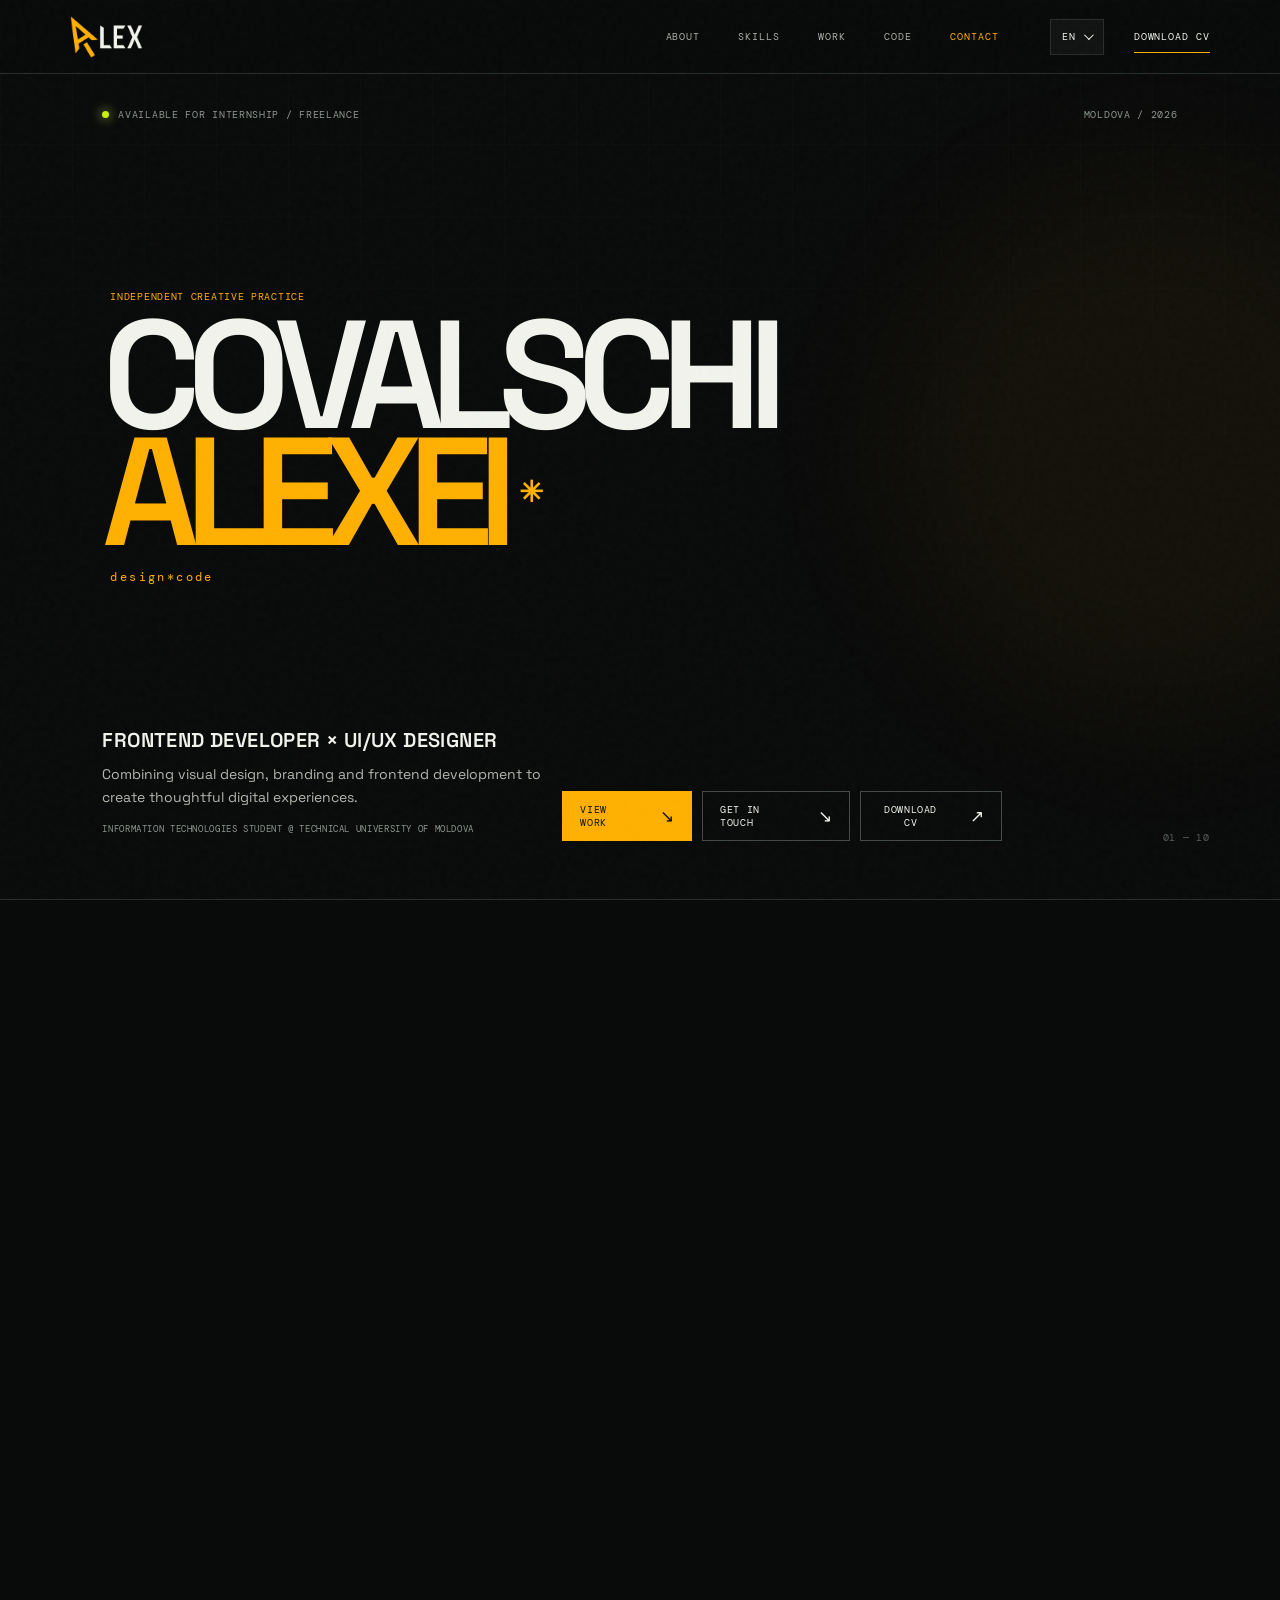
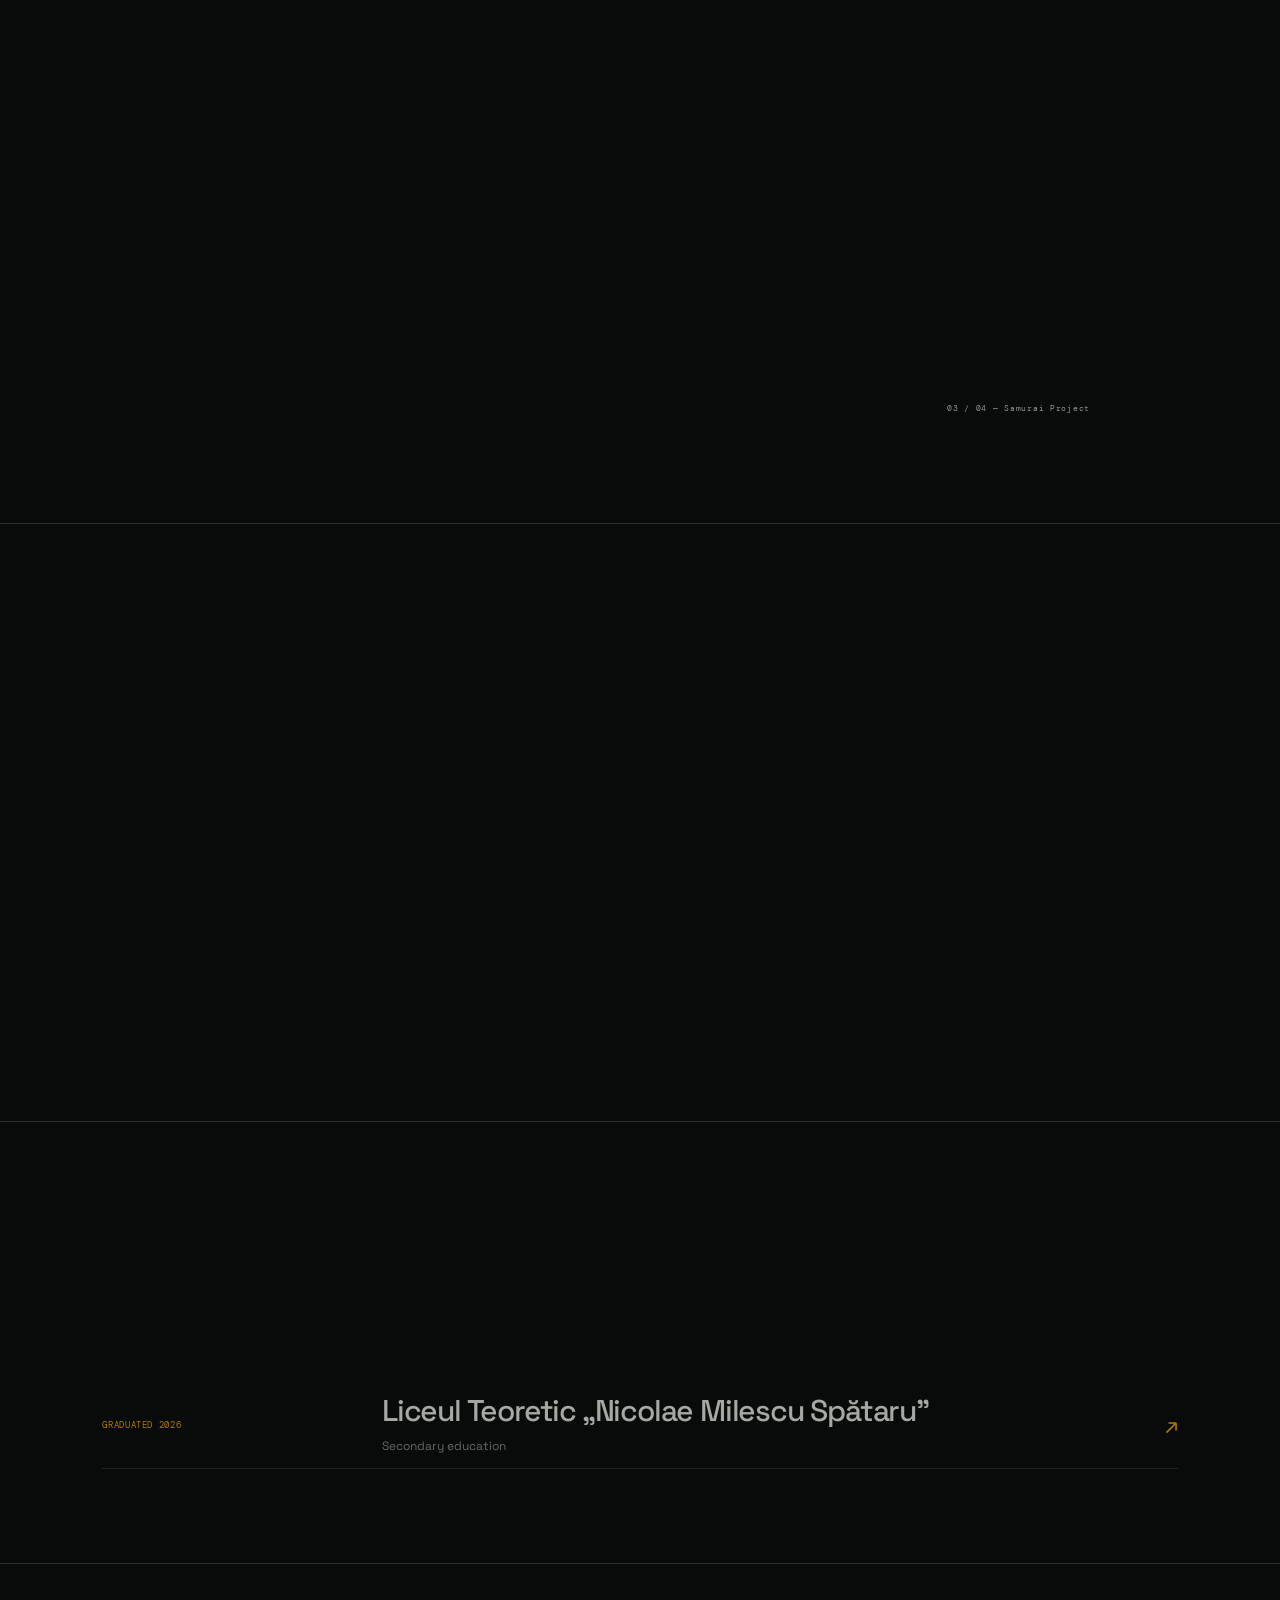
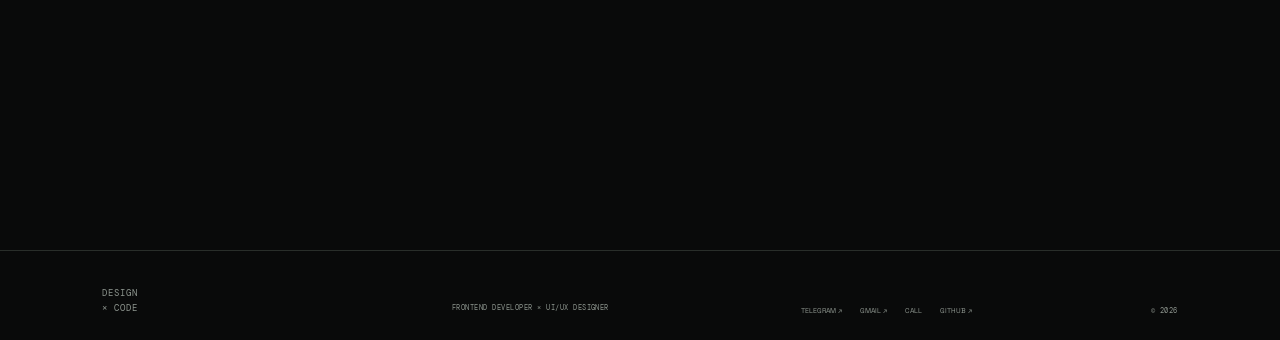
<file: outputs/index.html>
<!doctype html>
<html lang="en">
<head>
  <meta charset="utf-8" />
  <meta name="viewport" content="width=device-width, initial-scale=1" />
  <meta name="theme-color" content="#090a0a" />
  <meta name="description" content="Portfolio of Covalschi Alexei — Frontend Developer and UI/UX Designer from Moldova." />
  <meta property="og:title" content="Covalschi Alexei — Design × Code" />
  <meta property="og:description" content="Frontend Developer & UI/UX Designer from Moldova." />
  <meta property="og:type" content="website" />
  <title>Covalschi Alexei — Frontend Developer & UI/UX Designer</title>
  <link rel="icon" href="favicon.ico" sizes="any" />
  <link rel="icon" href="favicon.png" type="image/png" sizes="64x64" />
  <link rel="preconnect" href="https://fonts.googleapis.com" />
  <link rel="preconnect" href="https://fonts.gstatic.com" crossorigin />
  <link href="https://fonts.googleapis.com/css2?family=DM+Mono:wght@400;500&family=Inter:wght@500;600;700&family=Roboto+Condensed:wght@100..900&family=Space+Grotesk:wght@400;500;600;700&display=swap" rel="stylesheet" />
  <link rel="stylesheet" href="styles.css" />
  <script src="app.js" defer></script>
</head>
<body>
  <a class="skip-link" href="#main-content" data-i="a11y.skip">Skip to content</a>
  <div class="intro-animation" aria-hidden="true"><div class="intro-stage"><div class="intro-lockup"><span class="intro-pointer"><img class="intro-cursor" src="public/images/alexei-mark-orange.webp" alt=""><span class="intro-click"></span></span><span class="intro-word">LEX</span></div></div></div>
  <div class="grain" aria-hidden="true"></div>
  <header class="topbar" id="top">
    <a class="wordmark" href="#top" aria-label="Alexei, home" data-ia="a11y.home"><img src="public/images/alexei-logo-header.webp" alt="Alexei logo"></a>
    <button class="menu-toggle" aria-label="Open menu" data-ia="a11y.menu.open" aria-expanded="false"><i></i><i></i></button>
    <nav class="nav" aria-label="Main navigation" data-ia="a11y.nav">
      <a href="#about" data-i="nav.about">ABOUT</a><a href="#skills" data-i="nav.skills">SKILLS</a><a href="#work" data-i="nav.work">WORK</a><a href="#code" data-i="nav.code">CODE</a><a href="#contact" data-i="nav.contact">CONTACT</a>
    </nav>
    <div class="nav-right"><div class="locale"><button class="locale-trigger" aria-expanded="false" aria-label="Select language" data-ia="a11y.language">EN</button><div class="locale-menu" hidden><button class="lang" data-lang="en">EN</button><button class="lang" data-lang="ro">RO</button><button class="lang" data-lang="ru">RU</button></div></div><button class="cv-link cv-open" type="button" data-i="nav.cv">DOWNLOAD CV <span>↗</span></button></div>
  </header>
  <main id="main-content">
    <section class="hero" aria-labelledby="hero-title">
      <div class="hero-meta mono"><span><b class="live-dot"></b><span data-i="hero.status">AVAILABLE FOR INTERNSHIP / FREELANCE</span></span><span data-i="hero.meta">MOLDOVA / 2026</span></div>
      <div class="hero-title-wrap"><p class="eyebrow mono" data-i="hero.kicker">INDEPENDENT CREATIVE PRACTICE</p><h1 id="hero-title" data-i="brand.name">COVALSCHI<br /><span class="surname-line">ALEXEI<span class="hero-star">✳</span></span></h1><p class="hero-signature mono">design*code</p></div>
      <div class="hero-bottom"><div><p class="role" data-i="hero.role">FRONTEND DEVELOPER <em>×</em> UI/UX DESIGNER</p><p class="hero-desc" data-i="hero.desc">Combining visual design, branding and frontend development to create thoughtful digital experiences.</p><p class="student mono" data-i="hero.education">INFORMATION TECHNOLOGIES STUDENT @ TECHNICAL UNIVERSITY OF MOLDOVA</p></div><div class="hero-actions"><a class="button button-primary" href="#work"><span data-i="hero.view">VIEW WORK</span><span class="arrow">↘</span></a><a class="button button-ghost" href="#contact"><span data-i="hero.contact">GET IN TOUCH</span><span class="arrow">↘</span></a><button class="button button-ghost cv-open" type="button"><span data-i="hero.cv">DOWNLOAD CV</span><span class="arrow">↗</span></button></div></div>
      <div class="hero-index mono">01 — 10</div>
    </section>
    <section class="intro section" id="about"><div class="section-head mono"><span>01 / <span data-i="sections.about">ABOUT</span></span><span data-i="meta.profile">PROFILE — 2026</span></div><div class="intro-grid"><div class="about-portrait"><img src="public/images/alexei-portrait.webp" alt="Portrait of Alexei at his desk"></div><h2 data-i="about.title">DESIGNER.<br />DEVELOPER.</h2><div class="intro-copy"><p data-i="about.desc">UI/UX Designer and Frontend Developer from Moldova, combining visual design, branding and modern web development.</p><div class="facts"><div><span class="mono" data-i="about.location">LOCATION</span><strong data-i="about.moldova">Moldova</strong></div><div><span class="mono" data-i="about.university">UNIVERSITY</span><strong data-i="about.tum">Technical University<br />of Moldova</strong></div><div><span class="mono" data-i="about.field">FIELD</span><strong data-i="about.it">Information Technologies</strong></div><div><span class="mono" data-i="about.focus">FOCUS</span><strong>Frontend / UI/UX</strong></div></div></div></div></section>
    <section class="skills section" id="skills"><div class="section-head mono"><span>02 / <span data-i="sections.skills">SKILLS</span></span><span data-i="meta.designdev">DESIGN × DEVELOPMENT</span></div><div class="skills-title"><h2 data-i="skills.title">TOOLS OF<br />THE TRADE<span>.</span></h2><p data-i="skills.desc">A growing toolkit for turning ideas into clear, useful digital experiences.</p></div><div class="skill-grid"><article class="skill-group"><span class="group-no mono">01</span><h3 data-i="skills.design">DESIGN</h3><div class="skill-tags"><span>Adobe Photoshop</span><span>Adobe Illustrator</span><span>UI/UX</span><span>Branding</span><span>Logo Design</span><span>Graphic Design</span><span>Typography</span><span>Visual Identity</span></div></article><article class="skill-group"><span class="group-no mono">02</span><h3 data-i="skills.frontend">FRONTEND</h3><p class="skill-level mono" data-i="skills.frontendLevel">BEGINNER IN FRONTEND DEVELOPMENT</p><div class="skill-tags"><span>Next.js 16 (App Router)</span><span>React 19</span><span>TypeScript</span><span>Supabase (Auth, PostgreSQL, Storage)</span><span>CSS</span></div></article><article class="skill-group"><span class="group-no mono">03</span><h3 data-i="skills.programming">PROGRAMMING</h3><div class="skill-tags"><span>Python</span><span data-i="skills.learning">C — currently learning</span></div></article></div></section>
    <section class="work section" id="work"><div class="section-head mono"><span>03 / <span data-i="sections.work">SELECTED WORK</span></span><span data-i="meta.branding">BRANDING / GRAPHIC DESIGN</span></div><div class="work-heading"><h2 data-i="work.title">SELECTED<br /><span>WORK</span></h2><p data-i="work.desc">A selection of branding, graphic design and frontend projects.</p></div><div class="project-stack">

      <article class="project-card featured-project" data-project="maguro"><button class="project-open" data-open-project="maguro" aria-label="Open Maguro project"><img class="project-cover" src="public/projects/maguro/maguro-preview.png" alt="Maguro wordmark with red fish illustration on a dark background" data-alt-i="work.maguro.alt" loading="lazy" decoding="async"></button><div class="project-info"><div><p class="mono project-type" data-i="work.maguro.category">BRANDING / GRAPHIC DESIGN</p><h3 data-i="work.maguro.name">MAGURO<span class="project-arrow">↗</span></h3><p class="project-desc" data-i="work.maguro.desc">Visual identity for a Japanese-inspired sushi bar.</p><p class="project-team" data-i="work.team">Team project with Cuciuc Artiom</p><button class="case-link text-link" data-open-presentation="maguro" data-i="work.case">VIEW CASE STUDY</button></div><div class="award"><span class="mono" data-i="work.award">TEKWILL JUNIOR AMBASSADORS</span><strong>03<span>RD</span></strong><small data-i="work.place">PLACE</small><small class="project-year">2026</small></div></div></article>
      <article class="project-card featured-project" data-project="alart"><button class="project-open" data-open-project="alart" aria-label="Open Alart project"><img class="project-cover" src="public/projects/alart/alart-preview.png" alt="Alart typographic logo on black background" data-alt-i="work.alart.alt" loading="lazy"></button><div class="project-info"><div><p class="mono project-type" data-i="work.alart.category">BRANDING / GRAPHIC DESIGN</p><h3 data-i="work.alart.name">ALART<span class="project-arrow">↗</span></h3><p class="project-desc" data-i="work.alart.desc">Visual identity exploring typography, contrast and a monochrome visual system.</p><p class="project-team" data-i="work.team">Team project with Cuciuc Artiom</p><button class="case-link text-link" data-open-presentation="alart" data-i="work.case">VIEW CASE STUDY</button></div><span class="project-year mono">2025</span></div></article>
      <article class="project-card zakalka-card"><a class="zakalka-card-image" href="https://zaakalka.vercel.app/" target="_blank" rel="noopener noreferrer"><img class="zakalka-dashboard-image" src="public/projects/zakalka/dashboard-en.webp" alt="Zakalka fitness dashboard with workout and nutrition panels" loading="lazy" decoding="async"></a><div class="project-info"><div><p class="mono project-type" data-i="zakalka.category">WEB PROJECT / FITNESS TRACKER</p><h3>ZAKALKA<span class="project-arrow">↗</span></h3><p class="project-desc" data-i="zakalka.desc">A fitness tracking website for workouts, nutrition, daily goals and progress.</p><a class="case-link text-link" href="https://zaakalka.vercel.app/" target="_blank" rel="noopener noreferrer" data-i="zakalka.link">VISIT WEBSITE ↗</a></div><span class="project-year mono">2026</span></div></article>
      <article class="project-card zakalka-card dementra-card"><a class="zakalka-card-image" href="https://dementra.md" target="_blank" rel="noopener noreferrer"><img class="zakalka-dashboard-image" src="public/projects/dementra/dementra-vineyard-map.png" alt="Dementra vineyard map showing detected vine rows and an inspector route" data-alt-i="dementra.alt" loading="lazy" decoding="async"></a><div class="project-info"><div><p class="mono project-type" data-i="dementra.category">GIGAHACK 2026 / UI/UX DESIGN</p><h3>DEMENTRA<span class="project-arrow">↗</span></h3><p class="project-desc" data-i="dementra.desc">UI/UX design for an AI-powered drone platform that analyzes vineyards and maps vine rows and problem areas.</p><a class="case-link text-link" href="https://dementra.md" target="_blank" rel="noopener noreferrer" data-i="dementra.link">VISIT WEBSITE ↗</a></div><span class="project-year mono">2026</span></div></article>
    </div></section>
    <section class="experiments section"><div class="section-head mono"><span>04 / <span data-i="sections.experiments">EXPERIMENTS</span></span><span data-i="meta.graphics">SELECTED GRAPHIC STUDIES</span></div><div class="gallery-heading"><h2 data-i="gallery.title">IN THE<br />MIX<span>.</span></h2><p data-i="gallery.desc">Posters, identities and explorations. Visual stories in progress.</p></div><div class="gallery-stage" aria-roledescription="carousel" aria-label="Project portfolio carousel" data-ia="a11y.gallery"><div class="gallery" id="gallery" aria-live="polite"></div></div><div class="gallery-toolbar"><span class="gallery-count mono" aria-live="polite"></span></div></section>

    <section class="code section" id="code"><div class="section-head mono"><span>05 / <span data-i="sections.code">CODE</span></span><span data-i="meta.code">DESIGN → DEVELOPMENT</span></div><div class="code-layout"><h2 data-i="code.title">DESIGN<br />INTO<br /><span>CODE.</span></h2><div><p data-i="code.desc">Turning visual concepts into functional and responsive interfaces.</p><div class="code-stack mono"><span>Next.js 16 (App Router)</span><span>React 19</span><span>TypeScript</span><span>Supabase (Auth, PostgreSQL, Storage)</span><span>CSS</span></div><a class="github-link mono" href="https://github.com/alexkovka52" target="_blank" rel="noopener noreferrer">GITHUB ↗</a></div></div></section>
    <section class="education section"><div class="section-head mono"><span>06 / <span data-i="sections.education">EDUCATION</span></span><span data-i="meta.country">MOLDOVA</span></div><div class="edu-row"><span class="edu-date mono">2026 — PRESENT</span><div><h3><a href="https://utm.md/" target="_blank" rel="noopener noreferrer" data-i="education.university">Technical University of Moldova</a></h3><strong data-i="education.program">Information Technologies</strong></div><a class="edu-mark" href="https://utm.md/" target="_blank" rel="noopener noreferrer" aria-label="Visit Technical University of Moldova" data-ia="a11y.visitUniversity" data-i="education.arrowUniversity">↗</a></div><div class="edu-row secondary"><span class="edu-date mono" data-i="education.graduated">GRADUATED 2026</span><div><h3><a href="https://nmspataru.com/" target="_blank" rel="noopener noreferrer" data-i="education.school">Liceul Teoretic „Nicolae Milescu Spătaru”</a></h3><p data-i="education.secondary">Secondary education</p></div><a class="edu-mark" href="https://nmspataru.com/" target="_blank" rel="noopener noreferrer" aria-label="Visit Liceul Teoretic Nicolae Milescu Spataru" data-ia="a11y.visitSchool" data-i="education.arrowSchool">↗</a></div></section>
    <section class="proof section" id="proof"><div class="section-head mono"><span>07 / <span data-i="sections.proof">PROOF & RECOGNITION</span></span><span data-i="meta.proof">NO CLAIMS WITHOUT PROOF</span></div><div class="proof-grid"><div class="cert-block"><p class="mono proof-label" data-i="proof.certificates">CERTIFICATES</p><h2 data-i="proof.waiting">IN<br />PROGRESS<span>.</span></h2><p data-i="proof.certDesc">Course certificates will be added here once available.</p><div class="cert-list" id="cert-list"></div></div><div class="award-block"><p class="mono proof-label" data-i="proof.achievement">ACHIEVEMENT / MAGURO</p><div class="award-big"><span>03</span><i>RD</i></div><h3 data-i="proof.place">PLACE</h3><p class="mono" data-i="work.award">TEKWILL JUNIOR AMBASSADORS</p><p class="award-project"><span data-i="proof.project">Maguro Brand Identity Project</span> — <span data-i="proof.team">team project</span></p><a class="text-link certificate-link" href="public/certificates/certificate-01.pdf" download="Covalschi_Alexei_Tekwill_Third_Place_Certificate.pdf" data-i="proof.certificateLink">Third-Place Award Certificate <b>↗</b></a></div></div></section>
    <section class="languages section"><div class="section-head mono"><span>08 / <span data-i="sections.languages">LANGUAGES</span></span><span data-i="meta.communication">COMMUNICATION</span></div><div class="language-grid"><div><span class="mono">01 / RU</span><h3 data-i="languages.native">Russian — Native</h3></div><div><span class="mono">02 / RO</span><h3 data-i="languages.romanian">Romanian — B2+</h3></div><div><span class="mono">03 / EN</span><h3 data-i="languages.english">English — B2</h3></div></div></section>
    <section class="journey section"><div class="section-head mono"><span>09 / <span data-i="sections.journey">JOURNEY</span></span><span>2024 — 2026</span></div><div class="journey-line"><div><span class="mono">2024</span><h3 data-i="journey.design">Design</h3></div><div><span class="mono">2025</span><h3 data-i="journey.branding">Branding / UI/UX</h3></div><div><span class="mono">2026</span><h3 data-i="journey.frontend">Technical University of Moldova<br />Frontend Development</h3></div></div></section>
    <section class="contact section" id="contact"><div class="section-head mono"><span>10 / <span data-i="sections.contact">CONTACT</span></span><span data-i="contact.open">OPEN TO COLLABORATION</span></div><div class="contact-main"><div><p class="mono contact-kicker" data-i="contact.kicker">HAVE A GOOD IDEA?</p><h2 data-i="contact.title">LET'S<br /><span>BUILD</span><br />SOMETHING<span class="contact-period">.</span></h2></div><div class="contact-right"><p data-i="contact.desc">Open to internships, freelance projects and creative collaborations.</p><div class="contact-links"><div class="contact-item"><a href="https://t.me/akovka_52" target="_blank" rel="noopener noreferrer"><span>TELEGRAM</span><b>↗</b></a><button class="copy-contact mono" data-copy-value="@akovka_52" data-i="contact.copy" aria-live="polite">COPY</button></div><div class="contact-item"><a href="mailto:alexkoval540@gmail.com"><span>GMAIL</span><b>↗</b></a><button class="copy-contact mono" data-copy-value="alexkoval540@gmail.com" data-i="contact.copy" aria-live="polite">COPY</button></div><div class="contact-item"><a href="tel:+37369069431"><span data-i="contact.call">CALL</span><b>↗</b></a><button class="copy-contact mono" data-copy-value="+373 69 069 431" data-i="contact.copy" aria-live="polite">COPY</button></div></div></div></div></section>
  </main>
  <footer class="footer"><a class="footer-name" href="#top" data-i="brand.footer">DESIGN<br />× CODE</a><p class="mono" data-i="footer.role">FRONTEND DEVELOPER × UI/UX DESIGNER</p><div class="footer-links"><a href="https://t.me/akovka_52" target="_blank" rel="noopener noreferrer">TELEGRAM ↗</a><a href="mailto:alexkoval540@gmail.com">GMAIL ↗</a><a href="tel:+37369069431" data-i="contact.call">PHONE ↗</a><a href="https://github.com/alexkovka52" target="_blank" rel="noopener noreferrer">GITHUB ↗</a></div><span class="mono copyright" data-i="brand.copyright">© 2026</span></footer>
  <dialog class="project-dialog" aria-labelledby="project-dialog-title"><button class="project-dialog-close" aria-label="Close project" data-ia="a11y.closeProject">×</button><img class="project-dialog-image" alt=""><div class="project-presentation-viewer" hidden><img class="presentation-slide" alt=""><div class="presentation-controls"><button type="button" class="presentation-prev" aria-label="Previous slide" data-ia="a11y.previousSlide">←</button><span class="presentation-count mono" aria-live="polite"></span><button type="button" class="presentation-next" aria-label="Next slide" data-ia="a11y.nextSlide">→</button></div></div><div class="project-dialog-info"><p class="mono project-dialog-year"></p><h2 class="project-dialog-title" id="project-dialog-title"></h2><p class="project-dialog-description"></p><div class="project-dialog-actions"><a class="text-link project-presentation" href="public/projects/alart/alart-presentation.pdf" hidden download="Covalschi_Alexei_Alart_Project_Presentation.pdf" rel="noopener noreferrer" data-i="project.downloadPresentation">Download project presentation</a><a class="button button-primary project-preview-download" href="public/projects/alart/alart-project-preview.pdf" hidden download="Covalschi_Alexei_Alart_Brand_Identity_Project.pdf" data-i="project.downloadPreview">Download project preview</a></div></div></dialog>
  <dialog class="cv-dialog" aria-labelledby="cv-dialog-title"><button class="cv-dialog-close" type="button" aria-label="Close" data-ia="a11y.close">×</button><p class="mono cv-dialog-kicker" data-i="cv.kicker">CURRICULUM VITAE</p><h2 id="cv-dialog-title" data-i="cv.title">Alexei Covalschi’s CV</h2><div class="cv-options"><a href="public/cv/cv-en.pdf" download="Alexei_Covalschi_CV.pdf"><span>EN</span><b data-i="cv.english">English CV</b><i>↓</i></a><a href="public/cv/cv-ro.pdf" download="Alexei_Covalschi_CV.pdf"><span>RO</span><b data-i="cv.romanian">Romanian CV</b><i>↓</i></a><a href="public/cv/cv-ru.pdf" download="Alexei_Covalschi_CV.pdf"><span>RU</span><b data-i="cv.russian">Russian CV</b><i>↓</i></a></div></dialog>
  <dialog class="lightbox" aria-labelledby="lightbox-caption"><button class="lightbox-close" aria-label="Close preview" data-ia="a11y.closePreview">×</button><button class="lightbox-prev" aria-label="Previous image" data-ia="a11y.previousImage">←</button><div class="lightbox-content"></div><a class="lightbox-download" href="public/projects/other/simplay-project.pdf" download="Covalschi_Alexei_Simplay_Logo_Design.pdf" data-i="gallery.download">DOWNLOAD PROJECT FILE ↗</a><button class="lightbox-next" aria-label="Next image" data-ia="a11y.nextImage">→</button><p class="lightbox-caption mono" id="lightbox-caption"></p></dialog>
</body>
</html>
</file>
<file: outputs/styles.css>
:root{--bg:#090a0a;--surface:#111312;--surface2:#171a18;--text:#f1f3ec;--muted:#8e968f;--line:#292e2a;--amber:#ffb000;--lime:#c7f000;--display:'Space Grotesk',Arial,sans-serif;--mono:'DM Mono',monospace}*{box-sizing:border-box}html{scroll-behavior:smooth;scroll-padding-top:90px}body{margin:0;background:var(--bg);color:var(--text);font-family:var(--display);overflow-x:hidden}body:before{content:"";position:fixed;inset:0;pointer-events:none;z-index:-1;background-image:linear-gradient(#ffffff05 1px,transparent 1px),linear-gradient(90deg,#ffffff05 1px,transparent 1px);background-size:72px 72px;mask-image:linear-gradient(to bottom,black,transparent 70%)}.grain{position:fixed;inset:-50%;z-index:20;pointer-events:none;opacity:.1;background-image:url("data:image/svg+xml,%3Csvg viewBox='0 0 180 180' xmlns='http://www.w3.org/2000/svg'%3E%3Cfilter id='n'%3E%3CfeTurbulence type='fractalNoise' baseFrequency='.88' numOctaves='3' stitchTiles='stitch'/%3E%3C/filter%3E%3Crect width='100%25' height='100%25' filter='url(%23n)' opacity='.24'/%3E%3C/svg%3E");animation:grain .25s steps(2) infinite}@keyframes grain{0%{transform:translate(0,0)}25%{transform:translate(2%,-1%)}50%{transform:translate(-1%,2%)}75%{transform:translate(1%,1%)}}a{color:inherit;text-decoration:none}button{font:inherit;color:inherit}.mono{font-family:var(--mono);letter-spacing:.07em;font-size:10px}.topbar{height:74px;padding:0 5.5vw;display:flex;align-items:center;justify-content:space-between;border-bottom:1px solid var(--line);position:sticky;top:0;background:#090a0ae8;backdrop-filter:blur(14px);z-index:15;transition:height .25s,padding .25s}.topbar.compact{height:60px;padding-left:4.8vw;padding-right:4.8vw}.wordmark{display:flex;align-items:center;width:46px;height:46px;overflow:hidden}.wordmark img{display:block;width:100%;height:100%;object-fit:contain}.wordmark span{color:var(--amber)}.nav{display:flex;gap:clamp(20px,3vw,46px);margin-left:auto;margin-right:4vw}.nav a,.cv-link,.lang{font-family:var(--mono);font-size:10px;letter-spacing:.09em}.nav a{color:#abb1a9;transition:color .2s}.nav a:hover,.nav a.active{color:var(--amber)}.nav-right{display:flex;align-items:center;gap:30px}.locale{display:flex;gap:8px;align-items:center;font-family:var(--mono);color:#606760}.lang{border:0;background:transparent;color:#707870;padding:7px 0;cursor:pointer;transition:color .2s}.lang.active,.lang:hover{color:var(--text)}.lang.active:after{content:"";display:block;height:1px;background:var(--amber);margin-top:3px}.cv-link{border-bottom:1px solid var(--amber);padding:9px 0;color:var(--text);transition:color .2s}.cv-link span{color:var(--amber);margin-left:8px}.cv-link:hover{color:var(--amber)}.menu-toggle{display:none}.hero{min-height:calc(100svh - 74px);padding:34px 8vw 55px;position:relative;display:flex;flex-direction:column;justify-content:space-between;overflow:hidden;border-bottom:1px solid var(--line)}.hero:after{content:"";position:absolute;width:43vw;height:43vw;border-radius:50%;background:#ffb0000b;filter:blur(65px);right:-12vw;top:12%;pointer-events:none}.hero-meta{display:flex;justify-content:space-between;color:var(--muted);position:relative;z-index:1}.hero-meta>span:first-child{display:flex;align-items:center;gap:9px}.live-dot{width:7px;height:7px;border-radius:50%;background:var(--lime);display:inline-block;box-shadow:0 0 12px #c7f055}.hero-title-wrap{position:relative;z-index:1;margin:5vh 0 2vh}.eyebrow{color:var(--amber);margin:0 0 14px 8px}.hero h1{font-size:clamp(76px,16vw,224px);line-height:.76;letter-spacing:-.095em;font-weight:600;margin:0}.surname-line{display:flex;align-items:center;gap:.1em}.hero-star{font-size:.19em;color:var(--amber);align-self:center;animation:spin 24s linear infinite}@keyframes spin{to{transform:rotate(360deg)}}.hero-bottom{display:flex;align-items:flex-end;justify-content:space-between;position:relative;z-index:1;max-width:900px}.role{font-weight:600;font-size:clamp(13px,1.6vw,20px);letter-spacing:.02em;margin:0 0 10px}.role em{color:var(--amber);font-style:normal}.hero-desc{color:#b2b8b0;max-width:485px;line-height:1.6;font-size:14px;margin:0 0 15px}.student{color:var(--muted);font-size:9px}.hero-actions{display:flex;gap:10px;margin-bottom:3px}.button{height:50px;padding:0 17px;display:flex;align-items:center;gap:27px;font-family:var(--mono);font-size:10px;letter-spacing:.06em;transition:transform .2s,background .2s,color .2s,border-color .2s}.button:hover{transform:translateY(-3px)}.button-primary{background:var(--amber);color:#111;border:1px solid var(--amber)}.button-primary:hover{background:var(--lime);border-color:var(--lime)}.button-ghost{border:1px solid #444a44}.button-ghost:hover{border-color:var(--amber);color:var(--amber)}.arrow{font-size:17px}.hero-side{position:absolute;right:5vw;top:44%;font-size:clamp(11px,1.2vw,15px);line-height:1.15;color:var(--text);font-weight:500;transform:rotate(90deg);transform-origin:center}.hero-side span{color:var(--amber)}.hero-index{position:absolute;right:5.5vw;bottom:55px;color:#555e57}.section{padding:38px 8vw 118px;border-bottom:1px solid var(--line);position:relative}.section-head{display:flex;justify-content:space-between;color:var(--muted);padding-bottom:20px;border-bottom:1px solid var(--line);font-size:9px}.intro-grid{display:grid;grid-template-columns:.78fr 1.05fr 1fr;gap:4vw;align-items:center;padding-top:74px}.about-portrait{border:1px solid var(--line);background:var(--surface);padding:8px;line-height:0}.about-portrait img{display:block;width:100%;height:clamp(230px,28vw,390px);object-fit:cover;object-position:center 42%}.intro h2,.skills-title h2,.work-heading h2,.gallery-heading h2,.code-layout h2{font-size:clamp(50px,8.3vw,116px);line-height:.88;letter-spacing:-.075em;margin:0;font-weight:500}.intro-copy{padding-top:7px}.intro-copy>p{font-size:clamp(17px,2vw,24px);line-height:1.45;max-width:490px;margin:0 0 48px}.facts{display:grid;grid-template-columns:1fr 1fr;gap:25px 14px}.facts div{border-top:1px solid var(--line);padding-top:11px}.facts span{display:block;color:var(--muted);margin-bottom:10px;font-size:8px}.facts strong{font-size:13px;font-weight:500;line-height:1.45}.skills-title,.work-heading,.gallery-heading{display:flex;justify-content:space-between;align-items:flex-end;padding:62px 0 46px}.skills-title h2{font-size:clamp(54px,8vw,105px)}.skills-title h2 span,.gallery-heading h2 span{color:var(--amber)}.skills-title>p,.work-heading>p,.gallery-heading>p{color:var(--muted);font-size:13px;max-width:225px;line-height:1.6;margin:0 3% 5px 0}.skill-grid{display:grid;grid-template-columns:1fr 1fr 1fr;border-top:1px solid var(--line);border-bottom:1px solid var(--line)}.skill-group{padding:24px 24px 29px 0;min-height:230px;border-right:1px solid var(--line)}.skill-group+.skill-group{padding-left:24px}.skill-group:last-child{border:0}.group-no{color:var(--amber)}.skill-group h3{font-size:13px;letter-spacing:.06em;margin:22px 0 17px}.skill-tags{display:flex;flex-wrap:wrap;gap:7px}.skill-tags span{padding:8px 10px;border:1px solid #343a35;color:#bec4bd;font-size:11px;transition:color .2s,border-color .2s,background .2s}.skill-tags span:hover{border-color:var(--amber);color:var(--amber);background:#ffb00009}.work-heading h2{font-size:clamp(65px,10vw,138px)}.work-heading h2 span{color:var(--amber)}.work-heading>p{margin-bottom:8px}.project-stack{display:grid;gap:28px}.project-card{border:1px solid var(--line);background:var(--surface);transition:border-color .35s,transform .35s;overflow:hidden}.project-card:hover{border-color:#8d6410;transform:translateY(-4px)}.project-visual{height:clamp(320px,50vw,610px);position:relative;overflow:hidden}.visual-top{position:absolute;left:26px;right:26px;top:23px;display:flex;justify-content:space-between;color:#aeb5a9;font-size:8px;z-index:1}.visual-caption{position:absolute;bottom:19px;left:25px;color:#838b82;font-size:8px}.visual-maguro{background:#d3c8ad;color:#202118;display:grid;place-items:center}.visual-maguro:before{content:"";position:absolute;inset:0;background:repeating-linear-gradient(132deg,transparent 0 55px,#26291f0a 56px 57px)}.maguro-mark{font-weight:600;letter-spacing:-.09em;font-size:clamp(67px,14vw,180px);line-height:1;z-index:1}.maguro-mark span{font-family:serif;letter-spacing:0;font-size:.36em;vertical-align:top;margin-left:.16em}.visual-bottom{position:absolute;bottom:17%;left:11%;right:13%;display:flex;justify-content:space-between;align-items:flex-end;pointer-events:none}.mock-card{background:#f1eee4;width:115px;height:148px;padding:13px;box-shadow:12px 14px 24px #201e1a1e;display:flex;flex-direction:column;justify-content:space-between;transform:rotate(-8deg);font-size:10px}.mock-card small{font-size:18px}.mock-card i{font-family:var(--mono);font-style:normal;font-size:6px;letter-spacing:.1em}.mock-bag{width:105px;height:146px;background:#bd4b32;color:#f1e9d5;display:grid;place-items:center;font-size:44px;font-weight:600;letter-spacing:-.1em;transform:rotate(5deg);box-shadow:12px 14px 24px #201e1a1e}.mock-stamp{border:1px solid #202118;padding:18px 13px;text-align:center;font-size:24px;transform:rotate(7deg);font-family:serif}.mock-stamp small{font:6px var(--mono);letter-spacing:.1em}.project-info{display:flex;justify-content:space-between;padding:25px 28px 28px;align-items:flex-end}.project-type{color:var(--amber);font-size:9px;margin:0 0 10px}.project-info h3{font-size:clamp(29px,4vw,47px);letter-spacing:-.06em;margin:0}.project-arrow{font-size:.55em;color:var(--amber);vertical-align:top;margin-left:9px;transition:transform .2s;display:inline-block}.project-card:hover .project-arrow{transform:translate(4px,-4px)}.project-desc{color:#b5bcb4;margin:10px 0 5px;font-size:13px}.project-team{font-family:var(--mono);font-size:9px;color:var(--muted);margin:0}.award{display:flex;flex-direction:column;align-items:flex-end;color:var(--muted);font-family:var(--mono)}.award>span{font-size:7px}.award strong{font:500 43px var(--display);color:var(--amber);line-height:1}.award strong span{font-size:13px}.award small{font-size:8px}.visual-alart{background:#c9c7be;color:#111;display:flex;align-items:center;justify-content:center;flex-direction:column}.alart-word{font-size:clamp(95px,20vw,265px);font-weight:500;letter-spacing:-.11em;line-height:.8;z-index:1}.alart-word span{font-family:serif;font-weight:400;font-style:italic}.alart-sub{margin-top:18px;letter-spacing:.22em;font-size:9px}.alart-panels{position:absolute;inset:auto 8% 15%;height:110px;display:flex;align-items:flex-end;gap:10px;opacity:.92}.alart-panel{width:24%;height:100%;padding:12px;font-size:15px;font-weight:600;display:flex;flex-direction:column;justify-content:space-between}.alart-panel small{font:7px var(--mono);letter-spacing:.08em}.panel-black{background:#151615;color:#f2f0e8}.panel-white{background:#eee;color:#1a1a1a;font:italic 50px Georgia}.panel-outline{border:1px solid #181818;height:80%}.experiments{padding-bottom:110px}.gallery-heading h2{font-size:clamp(60px,9vw,124px)}.gallery{display:grid;grid-template-columns:1.2fr .8fr 1fr;grid-auto-rows:205px;gap:12px}.gallery-card{position:relative;overflow:hidden;border:1px solid var(--line);background:var(--surface2);cursor:zoom-in;transition:border-color .2s}.gallery-card:nth-child(4n+1){grid-row:span 2}.gallery-card:nth-child(4n+2){grid-column:span 2}.gallery-card:hover{border-color:var(--amber)}.gallery-card img{width:100%;height:100%;object-fit:cover;display:block;transition:transform .5s;filter:saturate(.85)}.gallery-card:hover img{transform:scale(1.04)}.gallery-card .gallery-placeholder{height:100%;display:grid;place-items:center;text-align:center;position:relative;overflow:hidden}.gallery-placeholder:before{content:"";position:absolute;inset:0;background:repeating-linear-gradient(125deg,transparent 0 22px,#fff1 23px 24px)}.gallery-placeholder span{position:relative;font-size:clamp(28px,5vw,65px);letter-spacing:-.08em;font-weight:600}.gallery-placeholder small{display:block;font:8px var(--mono);letter-spacing:.15em;margin-top:7px;color:#bec4bd}.gallery-placeholder.simplay{background:#d9e75e;color:#12170f}.gallery-placeholder.aero{background:#597078;color:#eff1e8}.gallery-placeholder.samurai{background:#9f4030;color:#eee9dc}.gallery-placeholder.cyberpunk{background:#bfac5c;color:#141613}.gallery-placeholder.logos{background:#b9afa0;color:#161815}.gallery-placeholder.poster{background:#523d58;color:#f1eee9}.gallery-card figcaption{position:absolute;left:14px;bottom:12px;font:8px var(--mono);color:#fff;background:#090a0ac7;padding:6px 8px}.gallery-note{color:var(--muted);font-size:8px;margin-top:14px}.anvil-layout{display:grid;grid-template-columns:.76fr 1.24fr;gap:6vw;align-items:center;padding-top:62px}.anvil-copy h2{font-size:clamp(60px,8.8vw,115px);letter-spacing:-.085em;line-height:.8;margin:14px 0 26px}.anvil-copy h2 span{color:var(--amber)}.anvil-copy>p:not(.project-type){color:#bec4bd;font-size:14px;line-height:1.6;max-width:335px}.tech-list{color:var(--muted);font-size:8px;line-height:2.3;margin:22px 0}.tech-list i{color:var(--amber);font-style:normal}.text-link{display:inline-flex;gap:22px;padding:13px 0;border-bottom:1px solid var(--amber);font:10px var(--mono);letter-spacing:.08em;transition:color .2s}.text-link:hover{color:var(--amber)}.text-link b{font-size:16px;color:var(--amber);transition:transform .2s}.text-link:hover b{transform:translate(3px,-3px)}.anvil-preview{background:#111411;border:1px solid #343b33;min-height:330px;padding:19px 20px 14px;box-shadow:0 30px 60px #0004;transform:perspective(1000px) rotateY(-3deg)}.dash-top{display:flex;justify-content:space-between;font:8px var(--mono);color:#858e84;padding-bottom:18px;border-bottom:1px solid #292e2a}.dash-top i{color:var(--lime);font-style:normal;margin-left:7px;font-size:7px}.dash-title{font-size:17px;margin:21px 0}.dash-title span{float:right;color:var(--amber)}.dash-stats{display:grid;grid-template-columns:repeat(3,1fr);gap:9px}.dash-stats div{border:1px solid #292e2a;padding:11px 9px;display:flex;flex-direction:column;gap:8px}.dash-stats small{font:6px var(--mono);color:#899187}.dash-stats b{font-size:27px;font-weight:500;letter-spacing:-.07em}.dash-stats b span{font-size:13px;color:var(--muted)}.dash-stats i{font:7px var(--mono);color:var(--lime);font-style:normal}.chart-label{display:flex;justify-content:space-between;color:#899187;font-size:7px;margin:20px 0 5px}.dash-chart svg{width:100%;height:98px;overflow:visible}.dash-footer{display:flex;justify-content:space-between;color:#6c746c;font:6px var(--mono)}.code-layout{display:grid;grid-template-columns:1fr .7fr;gap:10vw;align-items:end;padding-top:70px}.code-layout h2{font-size:clamp(65px,10vw,140px)}.code-layout h2 span{color:var(--amber)}.code-layout>div{padding-bottom:5px}.code-layout>div>p{font-size:17px;line-height:1.5;max-width:330px;margin:0 0 28px}.code-stack{display:flex;flex-direction:column;gap:12px;border-top:1px solid var(--line);padding-top:16px;color:var(--muted);font-size:9px}.github-placeholder{display:block;margin-top:27px;color:#707870;font-size:8px}.education .edu-row{display:grid;grid-template-columns:.5fr 1.4fr auto;align-items:center;padding:35px 0;border-bottom:1px solid var(--line)}.edu-date{color:var(--amber);font-size:9px}.edu-row h3{font-size:clamp(17px,2.7vw,30px);margin:0 0 8px;font-weight:500;letter-spacing:-.04em}.edu-row p{font-size:12px;color:var(--muted);margin:0 0 6px}.edu-row strong{font-size:12px;font-weight:500}.edu-mark{color:var(--amber);font-size:22px}.edu-row.secondary{opacity:.68;padding-bottom:8px}.proof-grid{display:grid;grid-template-columns:1fr 1fr;gap:0;padding-top:58px}.cert-block{padding-right:7vw;border-right:1px solid var(--line)}.award-block{padding-left:7vw}.proof-label{color:var(--amber);font-size:9px;margin:0 0 28px}.cert-block h2{font-size:clamp(55px,8vw,100px);letter-spacing:-.08em;line-height:.83;margin:0 0 23px}.cert-block h2 span{color:var(--amber)}.cert-block>p:not(.proof-label){font-size:13px;color:var(--muted);max-width:300px;line-height:1.6}.empty-note{color:#657066;font-size:8px}.award-big{display:flex;align-items:flex-start;color:var(--amber);line-height:.75}.award-big span{font-size:clamp(105px,16vw,190px);letter-spacing:-.11em}.award-big i{font-style:normal;font:14px var(--mono);margin:10px 0 0 8px}.award-block h3{font-size:15px;letter-spacing:.22em;margin:14px 0 7px}.award-block>p.mono{color:var(--muted);font-size:8px}.award-project{font-size:11px;margin-top:25px}.award-project span{color:var(--muted)}.certificate-link{margin-top:6px}.certificate-link[data-disabled="true"]{opacity:.4;pointer-events:none;cursor:default}.language-grid{display:grid;grid-template-columns:repeat(3,1fr);padding-top:32px}.language-grid>div{padding:20px 14px 10px 0;border-right:1px solid var(--line)}.language-grid>div+div{padding-left:25px}.language-grid>div:last-child{border:0}.language-grid span{color:var(--amber);font-size:8px}.language-grid h3{font-size:clamp(16px,2.4vw,26px);font-weight:500;letter-spacing:-.04em}.journey-line{display:grid;grid-template-columns:repeat(3,1fr);padding-top:36px}.journey-line>div{border-top:1px solid #535a52;padding:16px 12px 0 0;position:relative}.journey-line>div:before{content:"";position:absolute;width:7px;height:7px;border-radius:50%;background:var(--amber);top:-4px;left:0}.journey-line span{color:var(--muted);font-size:9px}.journey-line h3{font-size:15px;font-weight:500;line-height:1.5;margin:15px 0}.contact{padding-bottom:95px}.contact-main{display:grid;grid-template-columns:1fr .55fr;gap:10vw;padding-top:62px}.contact-kicker{color:var(--amber);font-size:9px}.contact h2{font-size:clamp(77px,13vw,178px);letter-spacing:-.095em;line-height:.75;margin:22px 0 0;font-weight:500}.contact h2>span{color:var(--amber)}.contact-period{color:var(--amber)}.contact-right{align-self:end;padding-bottom:7px}.contact-right>p{font-size:15px;line-height:1.5;max-width:275px;margin:0 0 31px}.contact-links{border-top:1px solid var(--line)}.contact-links a{display:flex;justify-content:space-between;align-items:center;padding:13px 2px;border-bottom:1px solid var(--line);font:10px var(--mono);letter-spacing:.09em;transition:color .2s,padding .2s}.contact-links a b{font-size:16px;color:var(--amber)}.contact-links a:hover{color:var(--amber);padding-left:7px}.copy-email{margin-top:18px;background:none;border:0;color:var(--muted);padding:8px 0;cursor:pointer;font-size:8px;letter-spacing:.1em}.copy-email span{color:var(--amber);font-size:15px;margin-left:9px}.footer{padding:35px 8vw 25px;display:grid;grid-template-columns:1fr 1fr 1fr auto;align-items:end;gap:20px}.footer-name{font-size:21px;line-height:.9;font-weight:600;letter-spacing:-.06em}.footer-name span{font:9px var(--mono);color:var(--amber);vertical-align:top;margin-left:4px}.footer>p{color:var(--muted);font-size:7px;margin:0 0 3px}.footer-links{display:flex;gap:18px}.footer-links a,.copyright{font-size:7px;color:var(--muted);transition:color .2s}.footer-links a:hover{color:var(--amber)}.copyright{white-space:nowrap}.lightbox{border:1px solid var(--line);padding:42px;background:#0d0f0e;color:var(--text);max-width:min(90vw,1000px);max-height:90vh;width:max-content}.lightbox::backdrop{background:#000d;backdrop-filter:blur(7px)}.lightbox-content{max-height:72vh;max-width:80vw;overflow:auto}.lightbox-content img{max-width:100%;max-height:70vh;object-fit:contain;display:block}.lightbox-close,.lightbox-prev,.lightbox-next{background:transparent;border:1px solid var(--line);width:38px;height:38px;cursor:pointer;position:absolute;transition:border-color .2s,color .2s}.lightbox-close:hover,.lightbox-prev:hover,.lightbox-next:hover{border-color:var(--amber);color:var(--amber)}.lightbox-close{right:12px;top:12px;font-size:22px}.lightbox-prev{left:12px;top:50%}.lightbox-next{right:12px;top:50%}.lightbox-caption{color:var(--muted);margin:15px 0 0}.reveal{opacity:0;transform:translateY(24px);transition:opacity .7s ease,transform .7s ease}.reveal.visible{opacity:1;transform:none}body.loaded .hero-title-wrap h1{animation:enter .9s cubic-bezier(.2,.7,.2,1) both}body.loaded .hero-bottom{animation:enter .8s .35s both}@keyframes enter{from{opacity:0;transform:translateY(25px)}to{opacity:1;transform:translateY(0)}}
@media(max-width:900px){.topbar{padding:0 5vw}.nav{gap:17px;margin-right:3vw}.nav a,.cv-link,.lang{font-size:8px}.nav-right{gap:18px}.hero{padding-left:6vw;padding-right:6vw}.section{padding-left:6vw;padding-right:6vw}.footer{padding-left:6vw;padding-right:6vw;grid-template-columns:1fr 1fr}.footer-links{justify-content:flex-end}.copyright{justify-self:end}.anvil-layout{gap:3vw}.anvil-preview{padding:14px}.contact-main{gap:5vw}}
@media(max-width:680px){.intro-grid{grid-template-columns:1fr;gap:24px}.about-portrait img{height:clamp(220px,62vw,340px);object-position:center 40%}html{scroll-padding-top:65px}.topbar,.topbar.compact{height:62px;padding:0 6vw}.menu-toggle{display:flex;flex-direction:column;gap:5px;background:none;border:0;padding:10px;cursor:pointer;order:3}.menu-toggle i{display:block;width:19px;height:1px;background:var(--text);transition:transform .2s}.menu-toggle[aria-expanded="true"] i:first-child{transform:translateY(3px) rotate(45deg)}.menu-toggle[aria-expanded="true"] i:last-child{transform:translateY(-3px) rotate(-45deg)}.nav{display:none;position:absolute;left:0;right:0;top:61px;background:#0a0c0b;padding:24px 7vw 29px;margin:0;border-bottom:1px solid var(--line);flex-direction:column;gap:21px}.nav.open{display:flex}.nav a{font-size:11px}.nav-right{margin-left:auto;margin-right:12px;gap:13px}.cv-link{font-size:7px}.locale{gap:5px}.lang{font-size:8px}.hero{min-height:calc(91svh - 62px);padding:23px 6vw 34px}.hero-meta{font-size:7px}.hero-title-wrap{margin:7vh 0}.eyebrow{font-size:7px;margin-left:3px}.hero h1{font-size:clamp(58px,17vw,112px)}.hero-star{font-size:.22em}.hero-side{right:2.8vw;top:40%;font-size:9px}.hero-index{right:6vw;bottom:32px;font-size:8px}.hero-bottom{align-items:flex-start;flex-direction:column;gap:23px}.role{font-size:12px}.hero-desc{font-size:12px;max-width:90%}.student{font-size:7px;max-width:82%;line-height:1.7}.hero-actions{width:100%}.button{height:45px;flex:1;justify-content:space-between;padding:0 11px;font-size:8px;gap:9px}.section{padding:27px 6vw 74px}.section-head{font-size:7px;padding-bottom:14px}.intro-grid{grid-template-columns:1fr;gap:30px;padding-top:47px}.intro h2{font-size:clamp(56px,15vw,88px)}.intro-copy>p{font-size:17px;margin-bottom:33px}.facts{gap:17px 12px}.facts strong{font-size:12px}.skills-title,.work-heading,.gallery-heading{padding:45px 0 31px;display:block}.skills-title h2,.gallery-heading h2{font-size:clamp(55px,15vw,89px)}.skills-title>p,.work-heading>p,.gallery-heading>p{margin:19px 0 0;font-size:12px;max-width:280px}.skill-grid{grid-template-columns:1fr}.skill-group,.skill-group+.skill-group{padding:21px 0;border-right:0;border-bottom:1px solid var(--line);min-height:0}.skill-group:last-child{border-bottom:0}.skill-group h3{margin:13px 0}.skill-tags span{font-size:10px;padding:7px 9px}.work-heading h2{font-size:clamp(65px,17vw,105px)}.project-stack{gap:17px}.project-visual{height:350px}.visual-top{left:14px;right:14px;top:15px;font-size:6px}.maguro-mark{font-size:19vw}.visual-bottom{left:7%;right:7%;bottom:19%}.mock-card{width:78px;height:105px;padding:8px}.mock-bag{width:73px;height:102px;font-size:32px}.mock-stamp{font-size:18px;padding:12px 9px}.visual-caption{left:14px;bottom:12px;font-size:6px}.project-info{padding:19px 15px 20px;align-items:flex-start;gap:10px}.project-info h3{font-size:30px}.project-type{font-size:7px}.project-desc{max-width:235px;font-size:11px;line-height:1.5}.project-team{font-size:7px;margin-top:8px}.award{padding-top:14px}.award>span{font-size:5px;text-align:right;max-width:95px}.award strong{font-size:32px}.award small{font-size:6px}.alart-word{font-size:24vw}.alart-panels{inset:auto 5% 16%;height:76px;gap:5px}.alart-panel{padding:7px;font-size:11px}.panel-white{font-size:38px}.alart-sub{font-size:7px}.gallery{grid-template-columns:1fr 1fr;grid-auto-rows:143px;gap:7px}.gallery-card:nth-child(4n+1){grid-row:span 2}.gallery-card:nth-child(4n+2){grid-column:span 1}.gallery-placeholder span{font-size:32px}.gallery-note{font-size:6px;line-height:1.7}.anvil-layout{grid-template-columns:1fr;gap:33px;padding-top:47px}.anvil-copy h2{font-size:85px}.anvil-copy>p:not(.project-type){font-size:13px}.anvil-preview{min-height:275px;transform:none;padding:13px 11px}.dash-top{font-size:6px}.dash-title{font-size:14px;margin:15px 0}.dash-stats{gap:5px}.dash-stats div{padding:8px 6px;gap:6px}.dash-stats small{font-size:5px}.dash-stats b{font-size:23px}.dash-chart svg{height:76px}.code-layout{grid-template-columns:1fr;gap:35px;padding-top:48px}.code-layout h2{font-size:clamp(73px,18vw,112px)}.code-layout>div>p{font-size:15px}.education .edu-row{grid-template-columns:1fr auto;gap:9px;padding:23px 0}.edu-date{grid-column:1/-1;font-size:7px}.edu-row h3{font-size:19px}.edu-row p,.edu-row strong{font-size:10px}.edu-mark{grid-column:2;grid-row:2;font-size:17px}.proof-grid{grid-template-columns:1fr;padding-top:38px}.cert-block{padding:0 0 38px;border-right:0;border-bottom:1px solid var(--line)}.award-block{padding:34px 0 0}.cert-block h2{font-size:70px}.award-big span{font-size:140px}.language-grid{grid-template-columns:1fr;padding-top:16px}.language-grid>div,.language-grid>div+div{padding:13px 0;border-right:0;border-bottom:1px solid var(--line)}.language-grid h3{margin:8px 0 2px}.journey-line{grid-template-columns:1fr;padding-left:13px}.journey-line>div{border-top:0;border-left:1px solid #535a52;padding:0 0 24px 18px}.journey-line>div:before{top:4px;left:-4px}.journey-line h3{font-size:13px;margin:8px 0}.contact{padding-bottom:65px}.contact-main{grid-template-columns:1fr;gap:37px;padding-top:46px}.contact h2{font-size:clamp(79px,20vw,131px);margin-top:17px}.contact-right>p{font-size:13px;margin-bottom:23px}.footer{padding:26px 6vw 22px;grid-template-columns:1fr 1fr;gap:20px 9px}.footer-name{font-size:18px}.footer>p{font-size:6px;max-width:140px;line-height:1.6}.footer-links{gap:9px}.footer-links a,.copyright{font-size:6px}.copyright{justify-self:start}.lightbox{padding:36px 28px 26px;width:92vw}.lightbox-content{max-width:78vw}.lightbox-prev{left:4px}.lightbox-next{right:4px}}
@media(prefers-reduced-motion:reduce){*,*:before,*:after{scroll-behavior:auto!important;animation-duration:.01ms!important;animation-iteration-count:1!important;transition-duration:.01ms!important}.reveal{opacity:1;transform:none}}


.project-stack{grid-template-columns:1fr 1fr}.project-open{display:block;width:100%;height:clamp(300px,49vw,620px);padding:14px;border:0;background:#171817;cursor:pointer}
.project-cover{display:block;width:100%;height:100%;object-fit:contain;object-position:center}
.project-info>div:first-child{max-width:75%}
.case-link{margin-top:12px;padding:8px 0;font-size:8px;background:none;border:0;color:inherit;font:inherit;cursor:pointer;text-align:left}
.project-year{color:var(--muted)}.zakalka-card{grid-column:1/-1}
.hero-signature{margin:19px 0 0 8px;color:var(--amber);font-size:12px;letter-spacing:.2em}
.locale{position:relative;display:flex;align-items:center}
.locale-trigger{font:10px var(--mono);letter-spacing:.09em;color:var(--text);border:1px solid var(--line);background:var(--surface);padding:9px 12px;cursor:pointer}
.locale-menu{position:absolute;top:calc(100% + 6px);right:0;z-index:30;min-width:65px;padding:5px;background:var(--surface);border:1px solid var(--line)}
.locale-menu[hidden]{display:none}.locale-menu .lang{display:block;width:100%;text-align:left;padding:8px}.locale-menu .lang[hidden]{display:none}
.github-link{display:inline-block;margin-top:16px;color:var(--amber);font-size:10px}
.edu-row h3 a:hover{color:var(--amber)}.edu-mark{justify-self:end}
.project-dialog{position:fixed;border:1px solid var(--line);padding:24px;background:#0d0f0e;color:var(--text);width:min(94vw,1100px);max-width:94vw;max-height:94vh;overflow:auto}
.project-dialog::backdrop{background:#000d;backdrop-filter:blur(7px)}.project-dialog-close{position:sticky;float:right;top:0;background:#111;border:1px solid var(--line);width:38px;height:38px;cursor:pointer;font-size:22px;z-index:2}
.project-dialog-image{display:block;width:100%;height:min(72vh,760px);object-fit:contain;background:#181817}.project-dialog-info{padding:16px 4px 2px}.project-dialog-year{color:var(--amber)}.project-dialog-title{margin:8px 0;font-size:clamp(35px,6vw,70px);letter-spacing:-.06em}.project-dialog-description{color:#b5bcb4}.project-dialog-actions{display:flex;align-items:center;gap:24px;flex-wrap:wrap}.project-presentation{margin-top:10px}.project-preview-download{height:42px;margin-top:10px}
.zakalka-card-image{display:block;padding:14px;background:#161816;line-height:0}.zakalka-card-image img{display:block;width:100%;height:auto;max-height:580px;object-fit:contain;transition:transform .35s}.zakalka-card-image:hover img{transform:scale(1.01)}
.gallery{grid-auto-rows:auto;align-items:start}.gallery-card{display:flex;flex-direction:column;cursor:zoom-in}.gallery-card img{width:100%;height:auto;max-height:620px;object-fit:contain;display:block;transition:filter .3s;background:#141615}.gallery-card:hover img{filter:brightness(1.05)}.gallery-card:nth-child(n){grid-row:auto;grid-column:auto}.gallery-card figcaption{position:static;margin:0;padding:10px 12px;background:#0d0f0e}
.lightbox{width:min(94vw,1100px);max-width:94vw;max-height:95vh;overflow:auto}.lightbox-content{max-width:88vw;max-height:75vh;margin:auto}.lightbox-content img{width:auto;max-width:100%;height:auto;max-height:72vh;object-fit:contain}.lightbox-download{display:inline-block;margin-top:10px;color:var(--amber);font:9px var(--mono)}
@media(max-width:680px){.project-stack{grid-template-columns:1fr}.zakalka-card{grid-column:auto}.nav-right{gap:7px}.locale-trigger{padding:8px 9px}.project-open{height:clamp(240px,72vw,420px);padding:8px}.project-info>div:first-child{max-width:72%}.project-dialog{padding:12px;width:96vw;max-width:96vw}.project-dialog-image{height:min(55vh,520px)}.project-dialog-actions{gap:12px}.project-preview-download{padding:0 10px;font-size:8px}.gallery{grid-auto-rows:auto}.gallery-card img{max-height:560px}.zakalka-card-image{padding:8px}}

/* Final polish: complete portrait, compact featured artwork, balanced gallery */
@media(max-width:680px){.hero h1{font-size:clamp(39px,12.8vw,84px);letter-spacing:-.105em;overflow-wrap:normal}.surname-line{white-space:nowrap}.hero-title-wrap{max-width:100%}}
.about-portrait{padding:0;overflow:hidden}.about-portrait img{height:auto;aspect-ratio:1671/941;object-fit:contain;object-position:center;background:#181817}
.project-open{height:auto;aspect-ratio:16/9;padding:0;overflow:hidden;background:#111}.project-cover{width:100%;height:100%;object-fit:contain;transition:transform .35s}.project-open:hover .project-cover{transform:scale(1.015)}
.gallery{grid-template-columns:repeat(2,minmax(0,1fr));gap:18px;align-items:start}.gallery-card{min-width:0;background:#141615}.gallery-card img{width:100%;height:auto;max-height:480px;object-fit:contain}.gallery-card figcaption{font-size:9px;padding:12px 14px}
.locale-trigger{display:inline-flex;align-items:center;justify-content:center;gap:8px;line-height:1;min-width:54px;height:36px;padding:0 10px}.locale-trigger::after{content:"";width:6px;height:6px;border-right:1px solid currentColor;border-bottom:1px solid currentColor;transform:rotate(45deg) translateY(-2px)}
@media(max-width:680px){.gallery{grid-template-columns:1fr;gap:14px}.gallery-card img{max-height:none}.project-stack{gap:18px}.project-open{aspect-ratio:16/9;padding:0}.about-portrait img{height:auto}.nav-right{align-items:center}.locale-trigger{min-width:48px;height:34px}}

.hero h1{font-size:clamp(68px,12vw,190px);max-width:100%}.hero-title-wrap{max-width:100%}

.intro-grid{grid-template-columns:minmax(0,1fr) minmax(0,1fr) minmax(0,1fr);gap:clamp(18px,3vw,42px)}
.intro h2{min-width:0;font-size:clamp(40px,4.8vw,92px);letter-spacing:-.09em;overflow-wrap:normal}
.intro-copy{min-width:0}
.about-portrait{width:100%;min-width:0}
.about-portrait img{width:100%;height:auto;aspect-ratio:1671/941;object-fit:contain}
@media(max-width:680px){.intro-grid{grid-template-columns:minmax(0,1fr)}.intro h2{font-size:clamp(56px,15vw,88px)}}

/* Updated portfolio details and download dialogs */
.wordmark{width:clamp(92px,10vw,150px);height:48px;overflow:visible;border:0;outline:0;box-shadow:none;background:transparent}
.wordmark img{width:100%;height:100%;object-fit:contain;object-position:left center;border:0;outline:0;box-shadow:none}
.button-ghost{background:transparent;color:var(--text)}
.cv-link{font:10px var(--mono);letter-spacing:.09em;color:var(--text);background:transparent;border:0;border-bottom:1px solid var(--amber);padding:9px 0;cursor:pointer}
.cv-link span{color:var(--amber);margin-left:8px}
.cv-dialog{position:fixed;width:min(92vw,470px);padding:30px;background:#111312;color:var(--text);border:1px solid #343b33;box-shadow:0 25px 90px #000b}
.cv-dialog::backdrop{background:#000c;backdrop-filter:blur(6px)}
.footer-name{font:9px/1.6 var(--mono);letter-spacing:.1em;color:var(--muted)}
.cv-dialog-close{position:absolute;top:12px;right:12px;width:34px;height:34px;background:transparent;border:1px solid var(--line);font-size:21px;cursor:pointer}
.cv-dialog-kicker{color:var(--amber);font-size:9px;margin:4px 0 18px}
.cv-dialog h2{font-size:clamp(27px,5vw,40px);letter-spacing:-.06em;margin:0 0 22px}
.cv-options{display:grid;gap:9px}
.cv-options a{display:grid;grid-template-columns:42px 1fr 20px;align-items:center;gap:12px;padding:14px;border:1px solid var(--line);transition:border-color .2s,background .2s}
.cv-options a:hover{border-color:var(--amber);background:#ffb0000c}
.cv-options a span,.cv-options a i{font:10px var(--mono);color:var(--amber);font-style:normal}
.cv-options a b{font-size:14px;font-weight:500}
.cv-options a i{text-align:right;font-size:17px}
.contact-item{display:grid;grid-template-columns:1fr auto;align-items:center;border-bottom:1px solid var(--line)}
.contact-item>a{border:0;min-width:0}
.copy-contact{background:transparent;border:1px solid var(--line);padding:7px 9px;color:var(--muted);font-size:8px;cursor:pointer;transition:color .2s,border-color .2s}
.copy-contact:hover{color:var(--amber);border-color:var(--amber)}
.contact-links .contact-item>a{border-bottom:0}
.intro-grid{position:relative;grid-template-columns:minmax(0,1.05fr) minmax(0,.95fr);grid-template-rows:auto 1fr;column-gap:clamp(22px,5vw,72px);row-gap:24px;align-items:center;min-height:clamp(380px,40vw,600px)}
.about-portrait{grid-column:2;grid-row:1/3;align-self:stretch;position:relative;z-index:0;overflow:hidden;background:#111312}
.about-portrait::after{content:"";position:absolute;inset:0;background:linear-gradient(90deg,#090a0a00 45%,#090a0a14),linear-gradient(0deg,#090a0a35,transparent 35%);pointer-events:none}
.about-portrait img{width:100%;height:100%;aspect-ratio:auto;object-fit:cover;object-position:center 38%;opacity:.88}
.intro h2,.intro-copy{grid-column:1;position:relative;z-index:1}
.intro h2{grid-row:1;align-self:end;font-size:clamp(46px,6.2vw,100px);text-shadow:0 2px 14px #090a0a66}
.intro-copy{grid-row:2;align-self:start;padding:clamp(14px,2vw,27px);margin-right:-12%;background:linear-gradient(90deg,#090a0ae8 65%,#090a0a00);text-shadow:0 1px 8px #090a0a}
.gallery{grid-template-columns:repeat(4,minmax(0,1fr));gap:clamp(12px,2vw,24px);align-items:start}
.gallery-card img{height:clamp(155px,24vw,310px);max-height:none;object-fit:contain;background:#111312}
.gallery-card figcaption{min-height:36px;display:flex;align-items:center;font-size:clamp(7px,.8vw,10px);line-height:1.45}
@media(max-width:900px){.gallery{grid-template-columns:repeat(2,minmax(0,1fr))}.gallery-card img{height:clamp(180px,37vw,340px)}}
@media(max-width:680px){.wordmark{width:100px;height:48px}.intro-grid{grid-template-columns:minmax(0,1fr);grid-template-rows:auto;min-height:0;gap:20px}.about-portrait{grid-column:1;grid-row:1;min-height:0;aspect-ratio:4/3}.about-portrait img{height:100%;aspect-ratio:auto;object-fit:cover}.intro h2{grid-column:1;grid-row:2;margin:0;font-size:clamp(48px,13vw,80px)}.intro-copy{grid-column:1;grid-row:3;margin:0;padding:12px 0;background:transparent}.gallery{grid-template-columns:1fr;gap:14px}.gallery-card img{height:auto;max-height:none}.gallery-card figcaption{font-size:9px}.cv-dialog{padding:25px 20px}.contact-item{gap:10px}}

/* Compact project previews and the intro animation */
.topbar{position:sticky}
.topbar::after{content:"";position:absolute;left:0;bottom:-1px;width:100%;height:2px;background:var(--amber);box-shadow:0 0 10px #ffb00070;transform:scaleX(var(--reading-progress,0));transform-origin:left center;transition:transform .08s linear;pointer-events:none}
.wordmark{width:112px;height:42px}
.wordmark img{width:100%;height:100%;filter:none}
.project-dialog{width:min(86vw,850px);max-width:86vw;max-height:88vh;padding:16px;overflow:auto}
.project-dialog-image{width:100%;height:min(56vh,560px);background:transparent}
.project-dialog-pdf{display:block;width:100%;height:min(60vh,600px);border:0;background:#111312}
.project-dialog-pdf[hidden],.project-dialog-image[hidden]{display:none}
.project-dialog-info{padding:10px 3px 0}
.project-dialog-title{font-size:clamp(30px,4vw,52px);margin:5px 0}
.project-dialog-description{margin:5px 0 10px}
.project-dialog-actions{gap:18px}
.project-dialog-actions [hidden]{display:none}
.lightbox{width:min(82vw,920px);max-width:82vw;max-height:86vh;padding:32px 38px 22px}
.lightbox-content{max-width:76vw;max-height:64vh}
.lightbox-content img{max-height:60vh}
.intro-grid{display:grid;grid-template-columns:minmax(0,1fr);grid-template-rows:auto auto;min-height:clamp(470px,45vw,620px);overflow:hidden;isolation:isolate}
.about-portrait{position:absolute;inset:0 0 0 auto;width:64%;height:100%;grid-column:auto;grid-row:auto;z-index:0;overflow:visible;background:transparent}
.about-portrait::after{display:none}
.about-portrait img{display:block;width:100%;height:100%;aspect-ratio:auto;object-fit:contain;object-position:right center;opacity:1;mask-image:linear-gradient(90deg,transparent 0%,#000 43%,#000 100%);-webkit-mask-image:linear-gradient(90deg,transparent 0%,#000 43%,#000 100%)}
.intro h2{grid-column:1;grid-row:1;max-width:64%;align-self:end;z-index:1}
.intro-copy{grid-column:1;grid-row:2;width:64%;max-width:680px;margin:0 -8% 0 0;align-self:start;z-index:1;background:linear-gradient(90deg,#090a0af0 72%,#090a0a00);}
.gallery{display:grid;grid-template-columns:repeat(4,minmax(0,1fr));grid-template-areas:"simplay simplay simplay aero" "samurai samurai cyberpunk aero";grid-auto-rows:minmax(90px,auto);gap:clamp(16px,2.4vw,30px);align-items:center}
.gallery-card{min-width:0;background:transparent;align-self:center}
.gallery-card:nth-child(1){grid-area:simplay}
.gallery-card:nth-child(2){grid-area:aero}
.gallery-card:nth-child(3){grid-area:samurai}
.gallery-card:nth-child(4){grid-area:cyberpunk}
.gallery-card img{display:block;width:100%;height:auto;max-height:none;object-fit:contain;background:transparent}
.gallery-card figcaption{min-height:0;display:block;padding:9px 0 0;background:transparent;color:var(--muted);font-size:8px;letter-spacing:.08em}
.contact-item{grid-template-columns:minmax(0,1fr) auto;column-gap:14px}
.copy-contact{justify-self:end;background:transparent;border:0;border-bottom:1px solid #343b33;padding:5px 2px;color:#879087;font-size:7px;letter-spacing:.08em}
.copy-contact:hover{border-color:var(--amber)}
.intro-animation{position:fixed;inset:0;z-index:1000;display:grid;place-items:center;background:#090a0a;opacity:0;visibility:hidden;pointer-events:none}
.intro-stage{position:relative;width:min(520px,86vw);height:210px;display:flex;align-items:center;justify-content:center}
@media(max-width:900px){.wordmark{width:102px}.intro-copy{width:70%}.intro h2{max-width:72%}.gallery{gap:14px}}
@media(max-width:680px){.wordmark{width:92px;height:38px}.project-dialog{width:92vw;max-width:92vw;max-height:90vh;padding:12px}.project-dialog-image{height:min(50vh,420px)}.project-dialog-pdf{height:53vh}.project-dialog-actions{gap:10px}.lightbox{width:92vw;max-width:92vw;padding:34px 28px 22px}.lightbox-content{max-width:82vw;max-height:62vh}.lightbox-content img{max-height:58vh}.intro-grid{position:relative;min-height:0;overflow:visible;display:grid;grid-template-columns:minmax(0,1fr);grid-template-rows:auto auto auto;gap:18px}.about-portrait{position:relative;grid-column:1;grid-row:1;width:100%;height:auto;aspect-ratio:1671/941;overflow:hidden;mask-image:linear-gradient(180deg,#000 64%,transparent 100%);-webkit-mask-image:linear-gradient(180deg,#000 64%,transparent 100%)}.about-portrait img{height:100%;aspect-ratio:auto;object-fit:contain;object-position:center}.intro h2{grid-column:1;grid-row:2;max-width:100%;align-self:auto}.intro-copy{grid-column:1;grid-row:3;width:100%;max-width:none;margin:0;padding:0;background:transparent}.gallery{grid-template-columns:repeat(2,minmax(0,1fr));grid-template-areas:"simplay simplay" "aero samurai" "cyberpunk cyberpunk";gap:16px 12px}.gallery-card img{height:auto;max-height:none}.gallery-card figcaption{font-size:7px;padding-top:7px}.contact-item{column-gap:8px}}

/* Keep both project modes fully visible in compact dialogs */
.project-dialog{width:min(84vw,820px);max-width:84vw;max-height:86vh;overflow:hidden;padding:14px}
.project-dialog-image{height:min(42vh,370px);max-height:min(42vh,370px);background:transparent}
.project-presentation-viewer{display:block;width:100%;text-align:center}
.project-presentation-viewer[hidden]{display:none}
.presentation-slide{display:block;width:100%;height:min(50vh,420px);max-height:min(50vh,420px);object-fit:contain;background:transparent}
.presentation-controls{height:35px;display:flex;align-items:center;justify-content:center;gap:22px;color:var(--muted)}
.presentation-controls button{width:28px;height:28px;border:1px solid var(--line);background:transparent;color:var(--text);cursor:pointer}
.presentation-controls button:hover:not(:disabled){border-color:var(--amber);color:var(--amber)}
.presentation-controls button:disabled{opacity:.3;cursor:default}
.presentation-count{font-size:8px;min-width:42px}
.project-dialog-info{padding-top:7px}
.project-dialog-title{font-size:clamp(28px,3.4vw,46px);margin:2px 0}
.project-dialog-description{margin:3px 0 7px;font-size:13px}
.project-dialog-actions .text-link{padding:8px 0}
.gallery{grid-template-areas:"simplay simplay simplay aero" "samurai samurai cyberpunk aero";}
.about-portrait{width:66%}
.about-portrait img{mask-image:linear-gradient(90deg,transparent 0%,#000 43%,#000 100%);-webkit-mask-image:linear-gradient(90deg,transparent 0%,#000 43%,#000 100%)}
.intro-copy{width:65%;margin-right:-10%;background:linear-gradient(90deg,#090a0af2 70%,#090a0a00)}
.project-dialog[open]{overscroll-behavior:contain}
@media(max-width:680px){.project-dialog{width:92vw;max-width:92vw;max-height:88vh;padding:11px}.project-dialog-image{height:min(40vh,300px);max-height:min(40vh,300px)}.presentation-slide{height:min(45vh,340px);max-height:min(45vh,340px)}.project-dialog-info{padding-top:5px}.project-dialog-title{font-size:30px}.project-dialog-description{font-size:11px}.project-dialog-actions .button{height:40px}.intro-copy{width:100%;margin:0;background:transparent}.about-portrait{width:100%}.about-portrait img{mask-image:linear-gradient(180deg,#000 64%,transparent 100%);-webkit-mask-image:linear-gradient(180deg,#000 64%,transparent 100%)}.gallery{grid-template-areas:"simplay simplay" "aero samurai" "cyberpunk cyberpunk"}}
@media(min-width:681px){.project-dialog{max-height:82vh;padding:12px}.presentation-slide{height:min(43vh,350px);max-height:min(43vh,350px)}.project-dialog-image{height:min(38vh,300px);max-height:min(38vh,300px)}.presentation-controls{height:30px}.project-dialog-info{padding-top:4px}.project-dialog-title{font-size:clamp(25px,3vw,38px)}.project-dialog-description{margin:2px 0 5px;font-size:12px}.project-dialog-actions .text-link{padding:6px 0}}

/* Final pass: full-bleed portrait, reliable gallery navigation and compact previews */
.intro-grid{overflow:visible}
.about-portrait{right:-8vw;width:74%}
.about-portrait img{mask-image:linear-gradient(90deg,transparent 0%,#000 43%,#000 100%);-webkit-mask-image:linear-gradient(90deg,transparent 0%,#000 43%,#000 100%)}
.zakalka-card-image{padding:10px;background:transparent}
.zakalka-card-image img{height:min(36vw,400px);max-height:400px;object-fit:contain}
.contact-item{grid-template-columns:minmax(0,1fr) max-content}
.copy-contact,.copy-email{flex:none;min-width:max-content;white-space:nowrap}
.copy-contact{font-size:clamp(8px, .72vw, 10px);letter-spacing:.04em;padding:7px 5px}
.copy-email{font-size:clamp(8px, .72vw, 10px);letter-spacing:.06em}
@media(max-width:900px){.about-portrait{right:-6vw;width:72%}.zakalka-card-image img{height:min(48vw,360px)}}
@media(max-width:680px){.about-portrait{right:0;width:100%}.about-portrait img{mask-image:linear-gradient(180deg,#000 58%,transparent 100%);-webkit-mask-image:linear-gradient(180deg,#000 58%,transparent 100%)}.zakalka-card-image{padding:5px}.zakalka-card-image img{height:min(48vw,230px);max-height:230px}.copy-contact{font-size:8px;letter-spacing:0;padding:7px 2px}.copy-email{font-size:8px;letter-spacing:.03em}}

/* Layered artwork carousel and final motion pass */
.gallery-stage{position:relative;width:min(100%,1120px);margin:0 auto;padding:0 clamp(38px,7vw,82px)}
.gallery{position:relative;display:block;height:clamp(350px,47vw,590px);overflow:hidden;isolation:isolate}
.gallery-card{position:absolute;left:50%;top:50%;display:block;width:clamp(190px,35vw,420px);margin:0;background:transparent;border:0;cursor:pointer;transform-origin:center;transition:transform .72s cubic-bezier(.2,.78,.2,1) .07s,opacity .55s ease .07s,filter .55s ease .07s;}
.gallery-card img{display:block;width:100%;height:auto;max-height:min(64vh,540px);object-fit:contain;background:transparent;filter:drop-shadow(0 18px 30px #0008);transition:filter .4s ease}
.gallery-card figcaption{position:absolute;left:50%;bottom:-29px;transform:translateX(-50%);width:max-content;max-width:100%;padding:0;background:transparent;color:var(--muted);font:8px var(--mono);letter-spacing:.1em;text-align:center;white-space:nowrap}
.gallery-card.is-active{z-index:4;opacity:1;filter:none;transform:translate(-50%,-50%) scale(1)}
.gallery-card.is-active img{filter:drop-shadow(0 20px 38px #000b)}
.gallery-card.is-prev{z-index:3;opacity:.78;filter:saturate(.8);transform:translate(calc(-50% - 82%),-50%) scale(.78)}
.gallery-card.is-next{z-index:3;opacity:.78;filter:saturate(.8);transform:translate(calc(-50% + 82%),-50%) scale(.78)}
.gallery-card.is-far{z-index:1;opacity:.28;filter:saturate(.65);transform:translate(calc(-50% - 142%),-50%) scale(.58)}
.gallery-card.is-hidden{z-index:1;opacity:0;pointer-events:none;transform:translate(-50%,-50%) scale(.5)}
.gallery-card:focus-visible{outline:2px solid var(--amber);outline-offset:5px}
.gallery-arrow{position:absolute;z-index:6;top:50%;display:grid;place-items:center;width:44px;height:44px;padding:0;border:1px solid #41463f;border-radius:50%;background:#0d0f0ddd;color:var(--text);font-size:22px;cursor:pointer;transform:translateY(-50%);transition:color .25s,border-color .25s,background .25s,transform .25s}
.gallery-arrow:hover{border-color:var(--amber);background:#ffb00016;color:var(--amber);transform:translateY(-50%) scale(1.06)}
.gallery-prev{left:0}.gallery-next{right:0}
.gallery-toolbar{width:min(100%,900px);margin:0 auto;display:flex;align-items:center;justify-content:space-between;border-top:1px solid var(--line);padding-top:14px}
.gallery-count{color:var(--muted);font-size:8px;letter-spacing:.09em}
.gallery-download{margin:0;padding:7px 0;font-size:9px}
.gallery-download b{font-size:15px}
.featured-project .project-open{height:clamp(190px,22vw,270px);max-height:270px;aspect-ratio:auto;padding:8px;background:#111312}
.featured-project .project-info{padding:18px 20px 21px}
.zakalka-card-image{height:clamp(190px,23vw,300px);max-height:300px;padding:8px;background:transparent}
.zakalka-card-image img{height:100%;max-height:100%;object-fit:contain}
.cv-dialog.cv-opening{animation:cv-dialog-enter .38s cubic-bezier(.2,.8,.2,1) both}
.cv-dialog.cv-opening::backdrop{animation:cv-backdrop-enter .32s ease both}
.cv-dialog::backdrop{background:#000c;backdrop-filter:blur(6px)}
@keyframes cv-dialog-enter{from{opacity:0;transform:translateY(18px) scale(.96);filter:blur(5px)}to{opacity:1;transform:translateY(0) scale(1);filter:blur(0)}}
@keyframes cv-backdrop-enter{from{opacity:0;backdrop-filter:blur(0)}to{opacity:1;backdrop-filter:blur(6px)}}
@media(max-width:900px){.gallery-stage{padding:0 52px}.gallery{height:clamp(340px,58vw,500px)}.gallery-card{width:clamp(190px,42vw,360px)}.featured-project .project-open{height:clamp(190px,26vw,260px)}.zakalka-card-image{height:clamp(190px,30vw,280px)}}
@media(max-width:680px){.gallery-stage{padding:0 34px}.gallery{height:clamp(300px,100vw,430px)}.gallery-card{width:min(64vw,310px)}.gallery-card img{max-height:58vh}.gallery-card.is-prev{transform:translate(calc(-50% - 68%),-50%) scale(.72)}.gallery-card.is-next{transform:translate(calc(-50% + 68%),-50%) scale(.72)}.gallery-arrow{width:34px;height:34px;font-size:18px}.gallery-toolbar{align-items:flex-start;gap:10px}.gallery-count{padding-top:11px;font-size:7px}.gallery-download{font-size:8px}.project-stack{grid-template-columns:1fr;gap:16px}.featured-project .project-open{height:clamp(180px,60vw,250px);max-height:250px}.featured-project .project-info{padding:15px 14px 18px}.zakalka-card{grid-column:auto}.zakalka-card-image{height:clamp(180px,58vw,240px);max-height:240px}}
@media(prefers-reduced-motion:reduce){.gallery-card,.gallery-arrow,.cv-dialog.cv-opening,.cv-dialog.cv-opening::backdrop{animation:none!important;transition:none!important}.gallery-card{transition:none!important}}

/* Fit the selected work and mix in a compact viewport; keep contact controls clear */
.work.section{padding-bottom:38px}
.work-heading{padding:22px 0 18px}
.work-heading h2{font-size:clamp(46px,5.5vw,78px)}
.project-stack{gap:16px}
.featured-project .project-open{height:clamp(155px,15vw,210px);max-height:210px;padding:5px}
.featured-project .project-info{padding:14px 16px 16px}
.featured-project .project-info h3{font-size:clamp(25px,2.5vw,34px)}
.gallery-heading{padding:20px 0 16px}
.gallery-heading h2{font-size:clamp(48px,6vw,78px)}
.gallery-stage{padding:0 clamp(40px,6vw,68px)}
.gallery{height:clamp(280px,29vw,360px)}
.gallery-card{width:clamp(175px,33vw,390px);transition-duration:.82s,.66s,.66s;transition-delay:.12s,.12s,.12s;cursor:zoom-in}
.gallery-card img,.gallery-card.is-active img{filter:none}
.gallery-card.is-prev,.gallery-card.is-next,.gallery-card.is-far{filter:none}
.gallery-toolbar{width:min(100%,900px);margin-top:0;border:0;padding:0;justify-content:flex-end}
.gallery-count{font-size:8px}
.contact-item{grid-template-columns:minmax(0,1fr) max-content;column-gap:24px;align-items:center}
.contact-item>a{display:flex;align-items:center;gap:9px;min-width:0;justify-content:flex-start}
.contact-item>a span{min-width:0;flex:1 1 auto}
.contact-item>a b{flex:0 0 auto;margin-left:auto}
.copy-contact{justify-self:end;width:max-content;min-width:0;white-space:nowrap;letter-spacing:0}
.zakalka-card-image{height:auto;max-height:none;padding:10px;background:transparent}
.zakalka-card-image img{height:min(36vw,400px);max-height:400px;object-fit:contain}
.about-portrait,.about-portrait img{border:0!important;outline:0!important;box-shadow:none!important}
.about-portrait{background:transparent}
.about-portrait::after{content:none!important;display:none!important}
.cv-dialog.cv-closing{animation:cv-dialog-exit .24s cubic-bezier(.4,0,.8,.4) both}
.cv-dialog.cv-closing::backdrop{animation:cv-backdrop-exit .24s ease both}
@keyframes cv-dialog-exit{to{opacity:0;transform:translateY(10px) scale(.97);filter:blur(4px)}}
@keyframes cv-backdrop-exit{to{opacity:0;backdrop-filter:blur(0)}}
@media(max-width:900px){.work.section{padding-bottom:34px}.work-heading{padding:20px 0 16px}.featured-project .project-open{height:clamp(160px,21vw,205px)}.gallery-heading{padding:18px 0 14px}.gallery{height:clamp(280px,38vw,340px)}.gallery-card{width:clamp(170px,38vw,330px)}.zakalka-card-image img{height:min(48vw,360px);max-height:360px}}
@media(max-width:680px){.work.section{padding-bottom:42px}.work-heading{padding:22px 0 18px}.work-heading h2{font-size:clamp(48px,12vw,68px)}.featured-project .project-open{height:clamp(175px,58vw,240px)}.featured-project .project-info{padding:15px 14px 18px}.gallery-heading{padding:24px 0 16px}.gallery-heading h2{font-size:clamp(48px,13vw,68px)}.gallery{height:clamp(285px,88vw,360px)}.gallery-card{width:min(62vw,300px)}.gallery-count{font-size:7px}.contact-item{grid-template-columns:minmax(0,1fr);row-gap:2px;column-gap:0;padding:3px 0 6px}.contact-item>a{width:100%;gap:8px}.copy-contact{grid-column:1;justify-self:end;min-height:28px;padding:4px 0;font-size:8px;letter-spacing:0}.zakalka-card-image{height:auto;padding:5px}.zakalka-card-image img{height:min(48vw,230px);max-height:230px}}

/* Contact section: shared editorial grid for EN, RO, and RU */
.contact .section-head{display:grid;grid-template-columns:1fr auto;align-items:center;gap:24px;width:100%;}
.contact-main{display:grid;grid-template-columns:minmax(0,1.2fr) minmax(270px,.7fr);gap:clamp(30px,6vw,88px);align-items:center;width:100%;padding-top:clamp(48px,7vw,96px);}
.contact-main>div:first-child{min-width:0;}
.contact h2{max-width:100%;font-size:clamp(72px,10.5vw,148px);line-height:.78;letter-spacing:-.085em;overflow-wrap:normal;}
.contact h2 span{color:var(--amber);}
.contact-period{color:inherit!important;}
.contact-right{justify-self:end;width:100%;max-width:420px;min-width:0;}
.contact-right>p{max-width:100%;margin:0 0 28px;font-size:clamp(12px,1.05vw,15px);line-height:1.5;}
.contact-links{width:100%;border-top:1px solid var(--line);}
.contact-item{display:grid;grid-template-columns:minmax(0,1fr) max-content;align-items:center;column-gap:clamp(8px,1.4vw,18px);width:100%;min-width:0;padding:13px 0;border-bottom:1px solid var(--line);}
.contact-item>a{display:grid;grid-template-columns:minmax(0,1fr) 18px;align-items:center;column-gap:10px;width:100%;min-width:0;border:0;padding:0;}
.contact-item>a span{min-width:0;white-space:nowrap;font-size:clamp(8px,.68vw,10px);}
.contact-item>a b{justify-self:center;color:var(--amber);font-size:16px;line-height:1;transition:transform .2s ease,color .2s ease;}
.contact-item>a:hover b{transform:translate(2px,-2px);color:var(--text);}
.copy-contact{justify-self:end;min-width:max-content;padding:5px 0;border:0;border-bottom:1px solid #343b33;background:transparent;color:var(--muted);font-size:clamp(8px,.68vw,10px);letter-spacing:.04em;white-space:nowrap;cursor:pointer;transition:color .2s,border-color .2s;}
.copy-contact:hover{color:var(--amber);border-color:var(--amber);}
@media(max-width:900px) and (min-width:681px){.contact-main{grid-template-columns:minmax(0,1fr);gap:38px}.contact h2{font-size:clamp(68px,10vw,96px)}.contact-right{justify-self:end;width:min(100%,470px);max-width:100%}}
@media(max-width:680px){.contact{padding-bottom:65px}.contact .section-head{gap:12px;font-size:8px}.contact-main{grid-template-columns:minmax(0,1fr);gap:38px;width:100%;padding-top:42px}.contact h2{font-size:clamp(48px,14vw,76px);line-height:.82;letter-spacing:-.08em}.contact-right{width:100%;max-width:100%}.contact-right>p{margin-bottom:20px;font-size:13px}.contact-item{grid-template-columns:minmax(0,1fr) max-content;column-gap:10px;padding:11px 0}.contact-item>a{grid-template-columns:minmax(0,1fr) 18px;column-gap:8px}.contact-item>a span{font-size:9px}.copy-contact{font-size:8px;letter-spacing:0;padding:5px 2px}}
@media(max-width:360px){.contact .section-head{font-size:7px}.contact-item{column-gap:6px}.contact-item>a{column-gap:5px}.copy-contact{font-size:7px}}

/* Existing shared motion rules preserved outside the contact section. */
.reveal{transition:opacity .72s cubic-bezier(.2,.7,.2,1),transform .72s cubic-bezier(.2,.7,.2,1);transition-delay:.04s}
.reveal.visible{transition-delay:.04s}
body.loaded .hero-title-wrap h1,body.loaded .hero-bottom{animation:none}
.gallery{touch-action:pan-y}
.gallery-arrow{display:none!important}
.intro-lockup{position:absolute;left:50%;top:50%;display:flex;align-items:center;gap:4px;width:max-content;transform:translate(-50%,-50%)}
@keyframes intro-fade{0%,84%{opacity:1;visibility:visible}100%{opacity:0;visibility:hidden}}

/* Layered 3+1 project deck: four cards only, with one quiet rear layer */
.gallery-card{left:56.3%;transition:transform 1s cubic-bezier(.2,.78,.2,1) .12s,opacity .76s ease .12s,filter .76s ease .12s}
.gallery-card.is-active{z-index:4}
.gallery-card.is-prev,.gallery-card.is-next{z-index:3;opacity:.8}
.gallery-card.is-far{z-index:1;opacity:.24;pointer-events:auto;transform:translate(calc(-50% - 132%),-50%) scale(.56)}
.gallery-card.is-hidden{z-index:0;opacity:0;pointer-events:none;transform:translate(-50%,-50%) scale(.5)}
@media(min-width:901px){.gallery{height:clamp(470px,40vw,560px)}.gallery-card{width:clamp(210px,23vw,320px)}.gallery-card.is-prev{transform:translate(calc(-50% - 82%),-50%) scale(.76)}.gallery-card.is-next{transform:translate(calc(-50% + 82%),-50%) scale(.76)}}
@media(min-width:681px) and (max-width:900px){.gallery{height:clamp(420px,44vw,470px)}.gallery-card{left:55%;width:clamp(190px,28vw,260px)}.gallery-card.is-prev{transform:translate(calc(-50% - 78%),-50%) scale(.72)}.gallery-card.is-next{transform:translate(calc(-50% + 78%),-50%) scale(.72)}.gallery-card.is-far{transform:translate(calc(-50% - 116%),-50%) scale(.52)}}
@media(max-width:680px){.gallery-stage{padding:0 18px}.gallery{height:clamp(340px,92vw,440px)}.gallery-card{left:53%;width:min(58vw,250px)}.gallery-card.is-active{transform:translate(-50%,-50%) scale(1)}.gallery-card.is-prev{opacity:0;pointer-events:none;transform:translate(calc(-50% - 112%),-50%) scale(.5)}.gallery-card.is-next{opacity:.76;transform:translate(calc(-50% + 61%),-50%) scale(.68)}.gallery-card.is-far{opacity:.2;transform:translate(calc(-50% - 50%),-50%) scale(.5)}.gallery-card figcaption{font-size:7px}}
@media(prefers-reduced-motion:reduce){.gallery-card{will-change:auto}}

/* Short loading sequence; the pointer response stays attached to the mark. */
.intro-pointer{position:relative;display:block;flex:0 0 82px;width:82px;height:125px;transform-origin:18% 12%;}
.intro-cursor{position:absolute;inset:0;display:block;width:100%;height:100%;object-fit:contain;opacity:1;transform:none;animation:none}
.intro-click{position:absolute;left:8px;top:7px;width:7px;height:7px;border:1px solid var(--amber);border-radius:50%;background:#ffb00024;box-shadow:0 0 7px #ffb00045;opacity:0;transform:scale(.7);}
.intro-word{position:relative;left:auto;top:auto;display:block;color:#f1f3ec;font:600 clamp(38px,9vw,70px)/1 var(--display);letter-spacing:.13em;opacity:0;clip-path:none;transform:translateX(18px);}

/* One continuous intro: cursor at center, click, LEX emerges, then the same lockup settles in the viewport center. */
.intro-pointer{opacity:1;transform-origin:12% 10%;animation:intro-pointer-sequence 1.32s .03s cubic-bezier(.2,.75,.2,1) both}
body.intro-sequence .intro-animation{animation:intro-fade 1.65s ease both}
@keyframes intro-lockup-settles{0%{transform:translate(-50%,-50%) scale(.93)}74%,100%{transform:translate(-50%,-50%) scale(1)}}
@keyframes intro-pointer-sequence{0%,12%{opacity:1;transform:translateX(112px) scale(1)}22%{transform:translateX(100px) scale(1)}27%{transform:translateX(100px) scale(.87)}34%{transform:translateX(100px) scale(1)}60%,100%{opacity:1;transform:translateX(0) scale(1)}}
@keyframes intro-click-response{0%,8%{opacity:0;transform:scale(.55);box-shadow:0 0 0 #ffb00000}35%{opacity:1;transform:scale(1.08);box-shadow:0 0 6px 1px #ffb00045}100%{opacity:0;transform:scale(1.18);box-shadow:0 0 0 #ffb00000}}
@keyframes intro-lex-emerges{0%{opacity:0;transform:translateX(48px) scale(.9)}42%{opacity:1;transform:translateX(0) scale(1)}72%,100%{opacity:1;transform:translateX(0) scale(1)}}
@media(max-width:680px){.intro-stage{height:180px}.intro-lockup{animation:intro-lockup-settles-mobile .96s .03s cubic-bezier(.2,.75,.2,1) both}.intro-pointer{flex-basis:64px;width:64px;height:100px;animation:none}.intro-click{display:none}.intro-word{font-size:clamp(34px,9vw,52px);animation:intro-lex-mobile .68s .12s cubic-bezier(.2,.75,.2,1) both}body.intro-sequence .intro-animation{animation:intro-fade-mobile 1.3s ease both}}
@keyframes intro-lockup-settles-mobile{0%{transform:translate(-50%,-50%) scale(.94)}75%,100%{transform:translate(-50%,-50%) scale(1)}}
@keyframes intro-lex-mobile{0%{opacity:0;transform:translateX(15px) scale(.94)}72%,100%{opacity:1;transform:translateX(0) scale(1)}}
@keyframes intro-fade-mobile{0%,82%{opacity:1;visibility:visible}100%{opacity:0;visibility:hidden}}
@media(prefers-reduced-motion:reduce){.intro-animation,.intro-lockup,.intro-pointer,.intro-click,.intro-word{animation:none!important}.intro-animation{opacity:0!important;visibility:hidden!important}.gallery-card{transition:none!important}}

/* Active intro rules: each visible piece persists through the centered final lockup. */
.intro-lockup{gap:4px;transform:translate(-50%,-50%);animation:intro-lockup-settles 1.42s .03s cubic-bezier(.2,.75,.2,1) both}
.intro-click{left:1px;top:1px;width:8px;height:8px;opacity:0;transform:scale(.55);animation:intro-click-response .42s .39s cubic-bezier(.2,.75,.2,1) both}
.intro-word{opacity:0;transform:translateX(48px) scale(.9);animation:intro-lex-emerges 1.22s .39s cubic-bezier(.2,.75,.2,1) both}
@media(max-width:680px){.intro-lockup{animation:intro-lockup-settles-mobile .96s .03s cubic-bezier(.2,.75,.2,1) both}.intro-click{display:none}.intro-word{font-size:clamp(34px,9vw,52px);animation:intro-lex-mobile .68s .12s cubic-bezier(.2,.75,.2,1) both}}

/* Use the actual LEX lettering cropped from the existing header logo. */
.intro-word{flex:0 0 132px;width:132px;height:84px;overflow:hidden;color:transparent;font-size:0;letter-spacing:0;background-image:url("public/images/alexei-logo-header.webp");background-repeat:no-repeat;background-position:right center;background-size:auto 159.5%}
.intro-click{left:1px;top:1px}
@media(max-width:680px){.contact h2{max-width:100%;font-size:clamp(36px,12vw,64px);line-height:.84;letter-spacing:-.08em;overflow-wrap:break-word;hyphens:auto}.intro-word{flex-basis:106px;width:106px;height:67px}}

/* Locale fit and interactive project links. */
.github-link{transition:color .25s ease,transform .32s cubic-bezier(.2,.75,.25,1),letter-spacing .25s ease}
.github-link:hover,.github-link:focus-visible{color:var(--amber);transform:translateX(5px);letter-spacing:.12em}
.project-card[data-project],.zakalka-card{cursor:pointer}
.project-card[data-project]:focus-visible,.zakalka-card:focus-visible{outline:1px solid var(--amber);outline-offset:4px}
.project-card[data-project] .project-arrow{display:inline-block;transition:transform .3s cubic-bezier(.2,.75,.25,1),color .25s ease}
.project-card[data-project]:hover .project-arrow{transform:translate(4px,-3px);color:var(--amber)}

/* Keep technology labels readable, including long Supabase details. */
.skill-tags span{max-width:100%;white-space:normal;overflow-wrap:anywhere;line-height:1.45}
.code-stack>span{max-width:100%;overflow-wrap:anywhere;line-height:1.55}
.skip-link{position:fixed;top:12px;left:12px;z-index:1200;padding:11px 15px;background:var(--amber);color:#111;font:11px var(--mono);transform:translateY(-160%);transition:transform .18s ease}
.skip-link:focus{transform:translateY(0)}
:where(a,button,[role="button"],[role="link"]):focus-visible{outline:1px solid var(--amber);outline-offset:4px}
.presentation-controls{min-height:40px;height:auto}
.presentation-controls button{width:40px;height:40px;display:grid;place-items:center}
body.intro-sequence .intro-animation{animation:intro-fade 1.6s ease both}
.intro-lockup{animation:intro-lockup-settles 1.45s .02s cubic-bezier(.2,.75,.2,1) both}
.intro-pointer{animation:intro-pointer-sequence 1.35s .02s cubic-bezier(.2,.75,.2,1) both}
.intro-click{animation:intro-click-response .44s .29s cubic-bezier(.2,.75,.2,1) both}
.intro-word{animation:intro-lex-emerges .6s .88s cubic-bezier(.2,.75,.2,1) both}
@media(max-width:680px){@keyframes intro-pointer-sequence-mobile{0%,12%{opacity:1;transform:translateX(42px) scale(1)}22%{transform:translateX(38px) scale(1)}27%{transform:translateX(38px) scale(.87)}34%{transform:translateX(38px) scale(1)}60%,100%{opacity:1;transform:translateX(0) scale(1)}}body.intro-sequence .intro-animation{animation:intro-fade 1.6s ease both}.intro-lockup{animation:intro-lockup-settles 1.45s .02s cubic-bezier(.2,.75,.2,1) both}.intro-pointer{animation:intro-pointer-sequence-mobile 1.35s .02s cubic-bezier(.2,.75,.2,1) both}.intro-click{display:block;animation:intro-click-response .44s .29s cubic-bezier(.2,.75,.2,1) both}.intro-word{animation:intro-lex-emerges .6s .88s cubic-bezier(.2,.75,.2,1) both}.presentation-controls button{width:40px;height:40px}}
@media(prefers-reduced-motion:reduce){.skip-link{transition:none}.intro-animation,.intro-lockup,.intro-pointer,.intro-click,.intro-word{animation:none!important}}
.hero-actions .button-primary{--magnet-x:0px;--magnet-y:0px;transform:translate3d(var(--magnet-x),var(--magnet-y),0)}
.hero-actions .button-primary:hover{transform:translate3d(var(--magnet-x),calc(var(--magnet-y) - 3px),0)}
@media(prefers-reduced-motion:reduce){.button:hover,.github-link:hover,.gallery-arrow:hover,.hero-actions .button-primary:hover,.project-open:hover .project-cover,.zakalka-card-image:hover img{transform:none!important}}
@media(max-width:680px){html[lang="ru"] .hero h1{font-size:clamp(38px,12vw,80px);line-height:.82;max-width:100%}html[lang="ru"] .intro h2{font-size:clamp(44px,12vw,74px)}html[lang="ru"] .skills-title h2{font-size:clamp(47px,12.5vw,74px)}html[lang="ru"] .gallery-heading h2{font-size:clamp(51px,13.8vw,82px)}html[lang="ru"] .work-heading h2{font-size:clamp(60px,15.64vw,97px)}html[lang="ru"] .anvil-copy h2{font-size:clamp(78px,17vw,112px)}html[lang="ru"] .code-layout h2{font-size:clamp(67px,16.56vw,103px)}html[lang="ru"] .cert-block h2{font-size:clamp(64px,14vw,80px)}html[lang="ru"] .contact h2{font-size:clamp(73px,18.4vw,121px)}}
.hero h1 .surname-line,.intro h2 span{color:var(--amber)}
html[lang="ru"] .hero h1{font-family:'Roboto Condensed','Arial Narrow',Arial,sans-serif;font-weight:500;letter-spacing:-.075em}
html[lang="ru"] .hero-star{font-family:'Space Grotesk',Arial,sans-serif;font-weight:600}

.skill-level{color:var(--amber);margin:-7px 0 14px;font-size:9px}

/* Keep scroll motion light on touch devices: a fixed blur and oversized animated grain layer are costly to composite. */
.grain{inset:0;animation:none}
@media(max-width:900px){.topbar{backdrop-filter:none;-webkit-backdrop-filter:none}}
@media(max-width:680px){html[lang="ru"] .hero h1{font-size:clamp(48px,15.6vw,104px);line-height:.76;width:110%;max-width:none;letter-spacing:-.105em;transform:scaleX(1.10) scaleY(1.04);transform-origin:left center}html[lang="ru"] .hero h1 .hero-star{font-size:.18em}}
</file>
